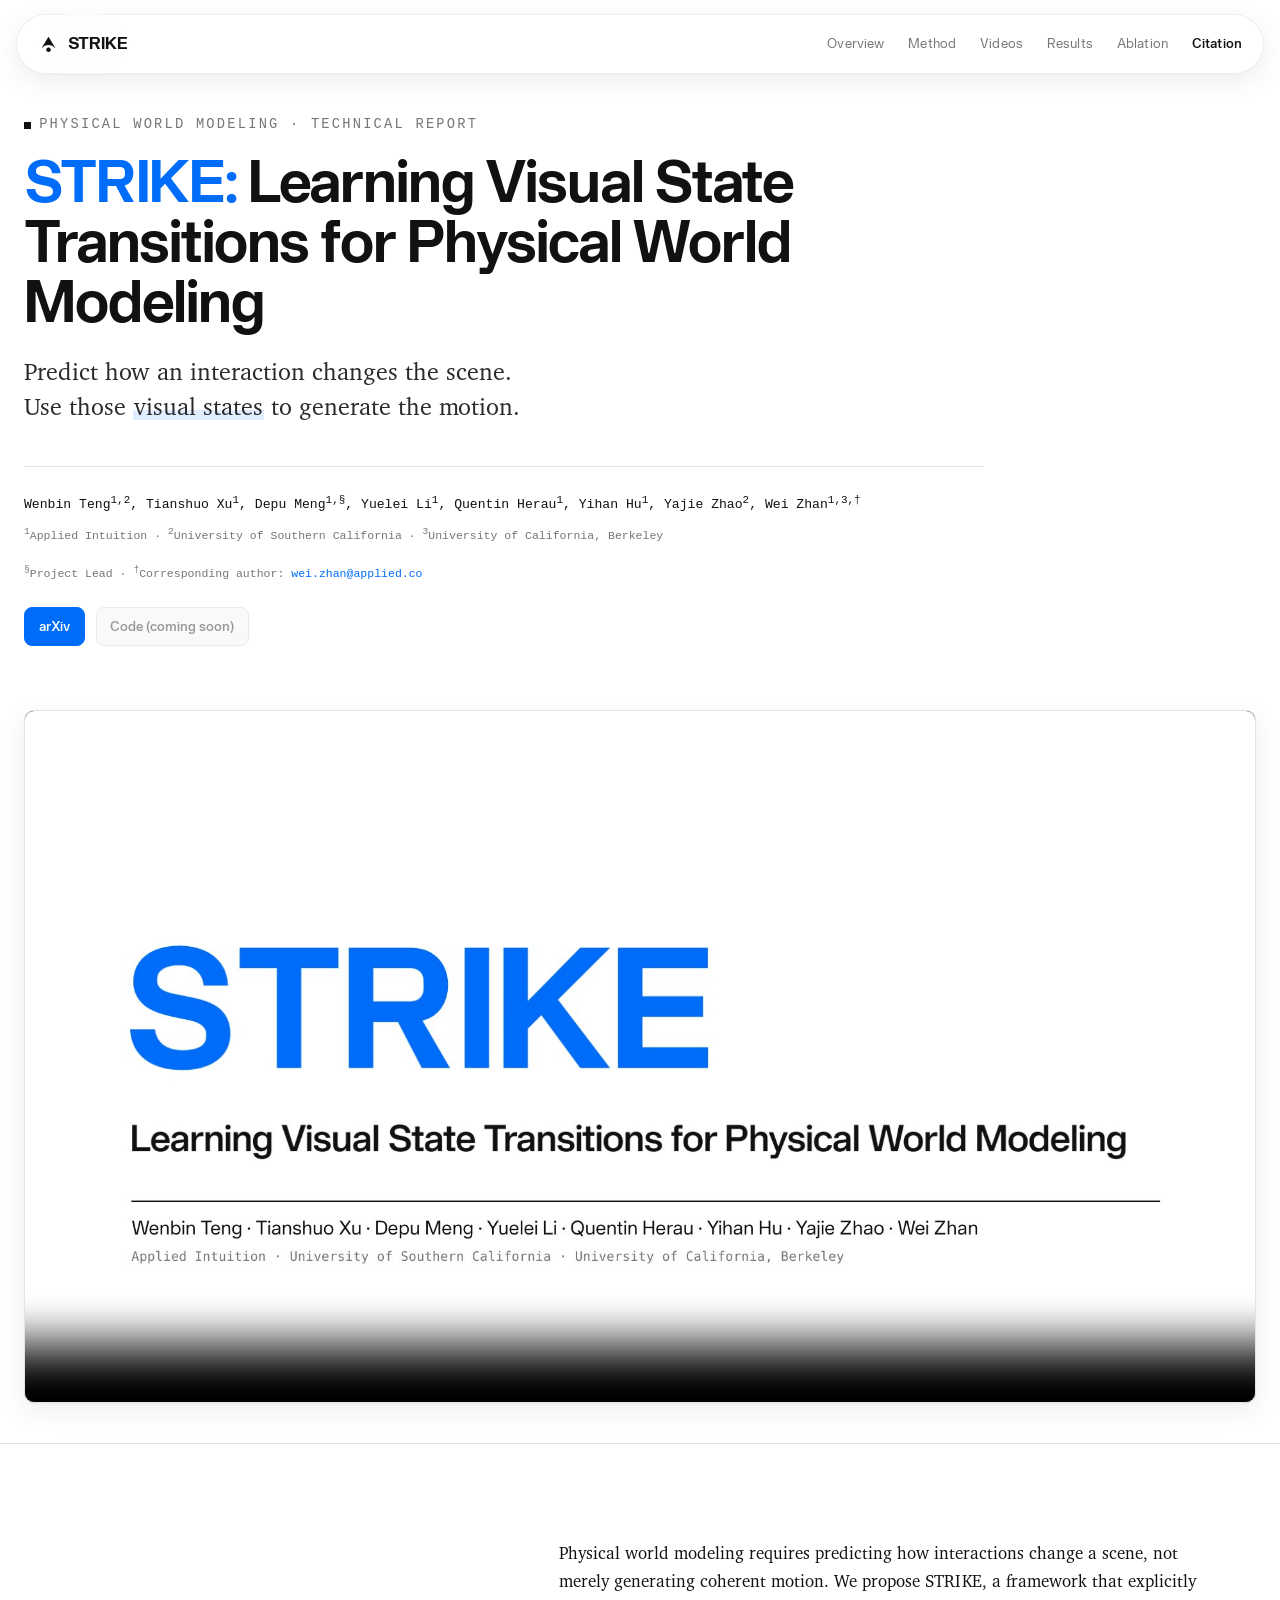
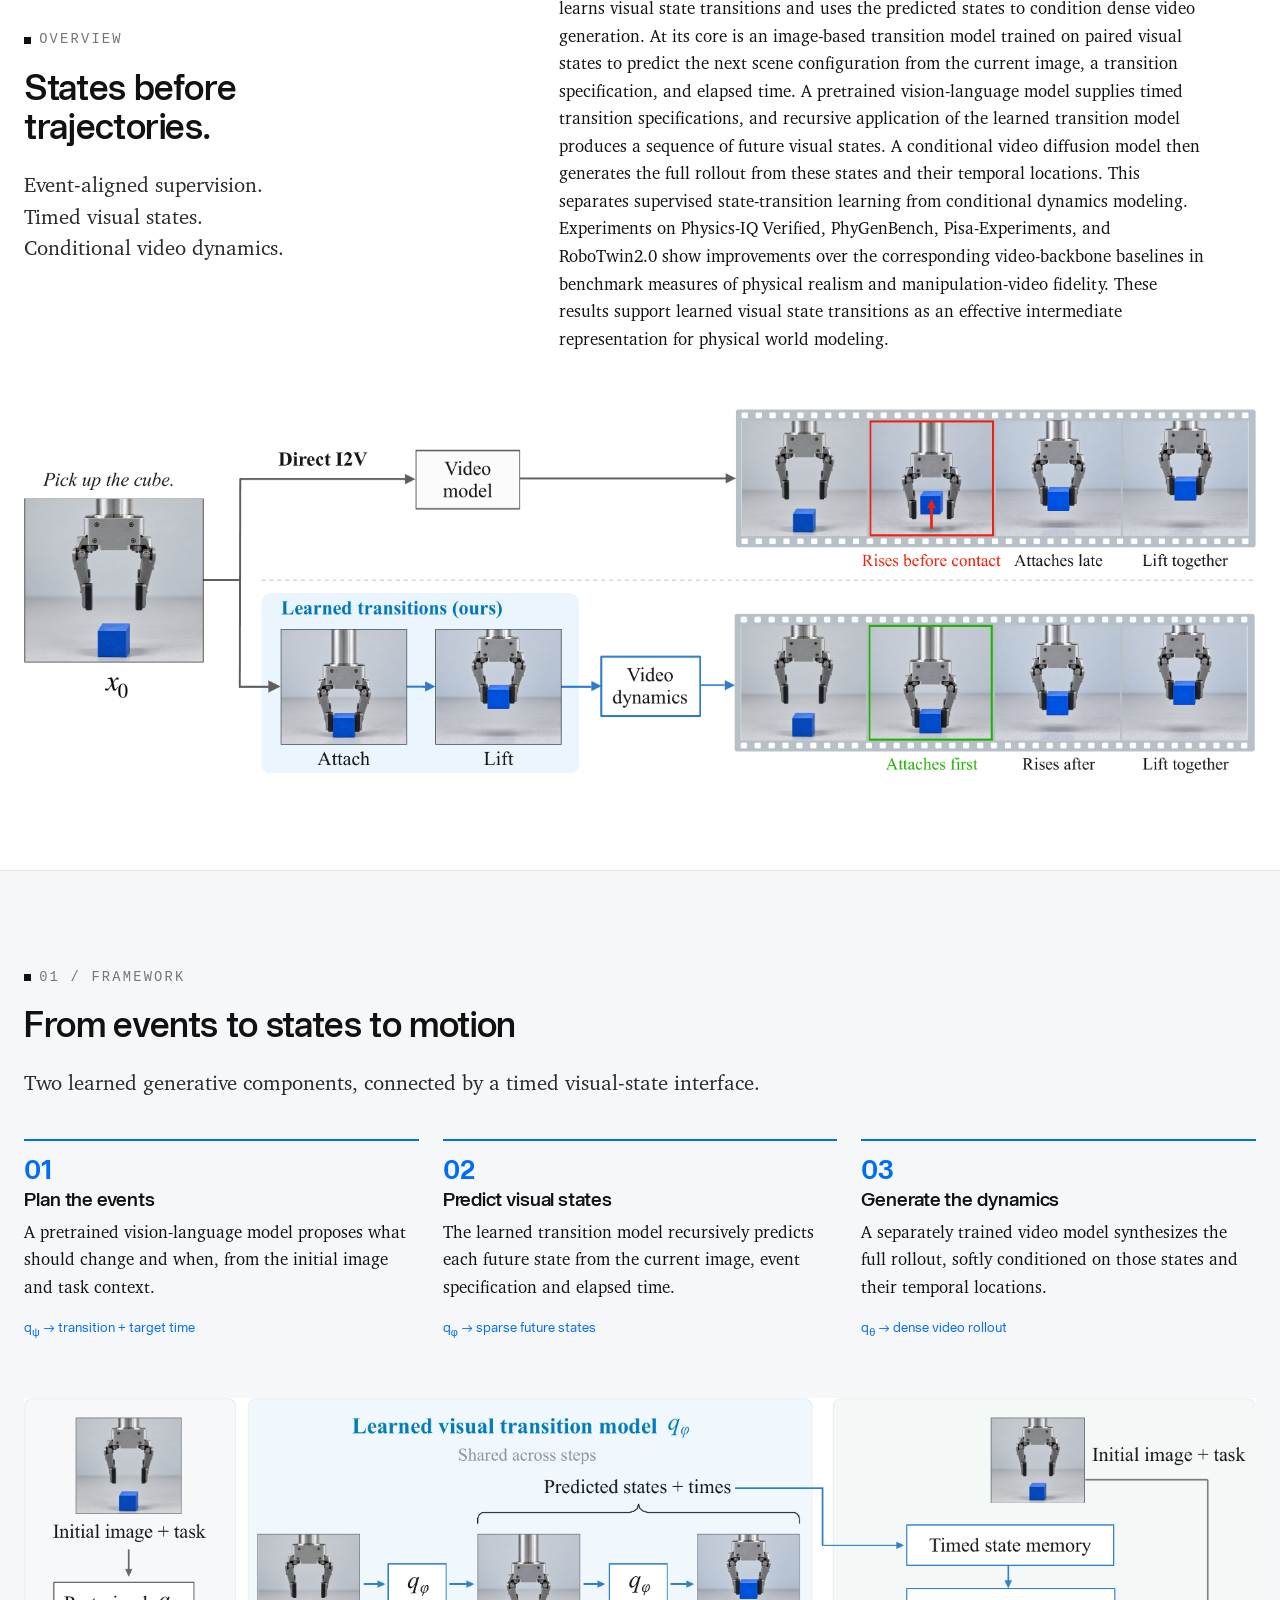
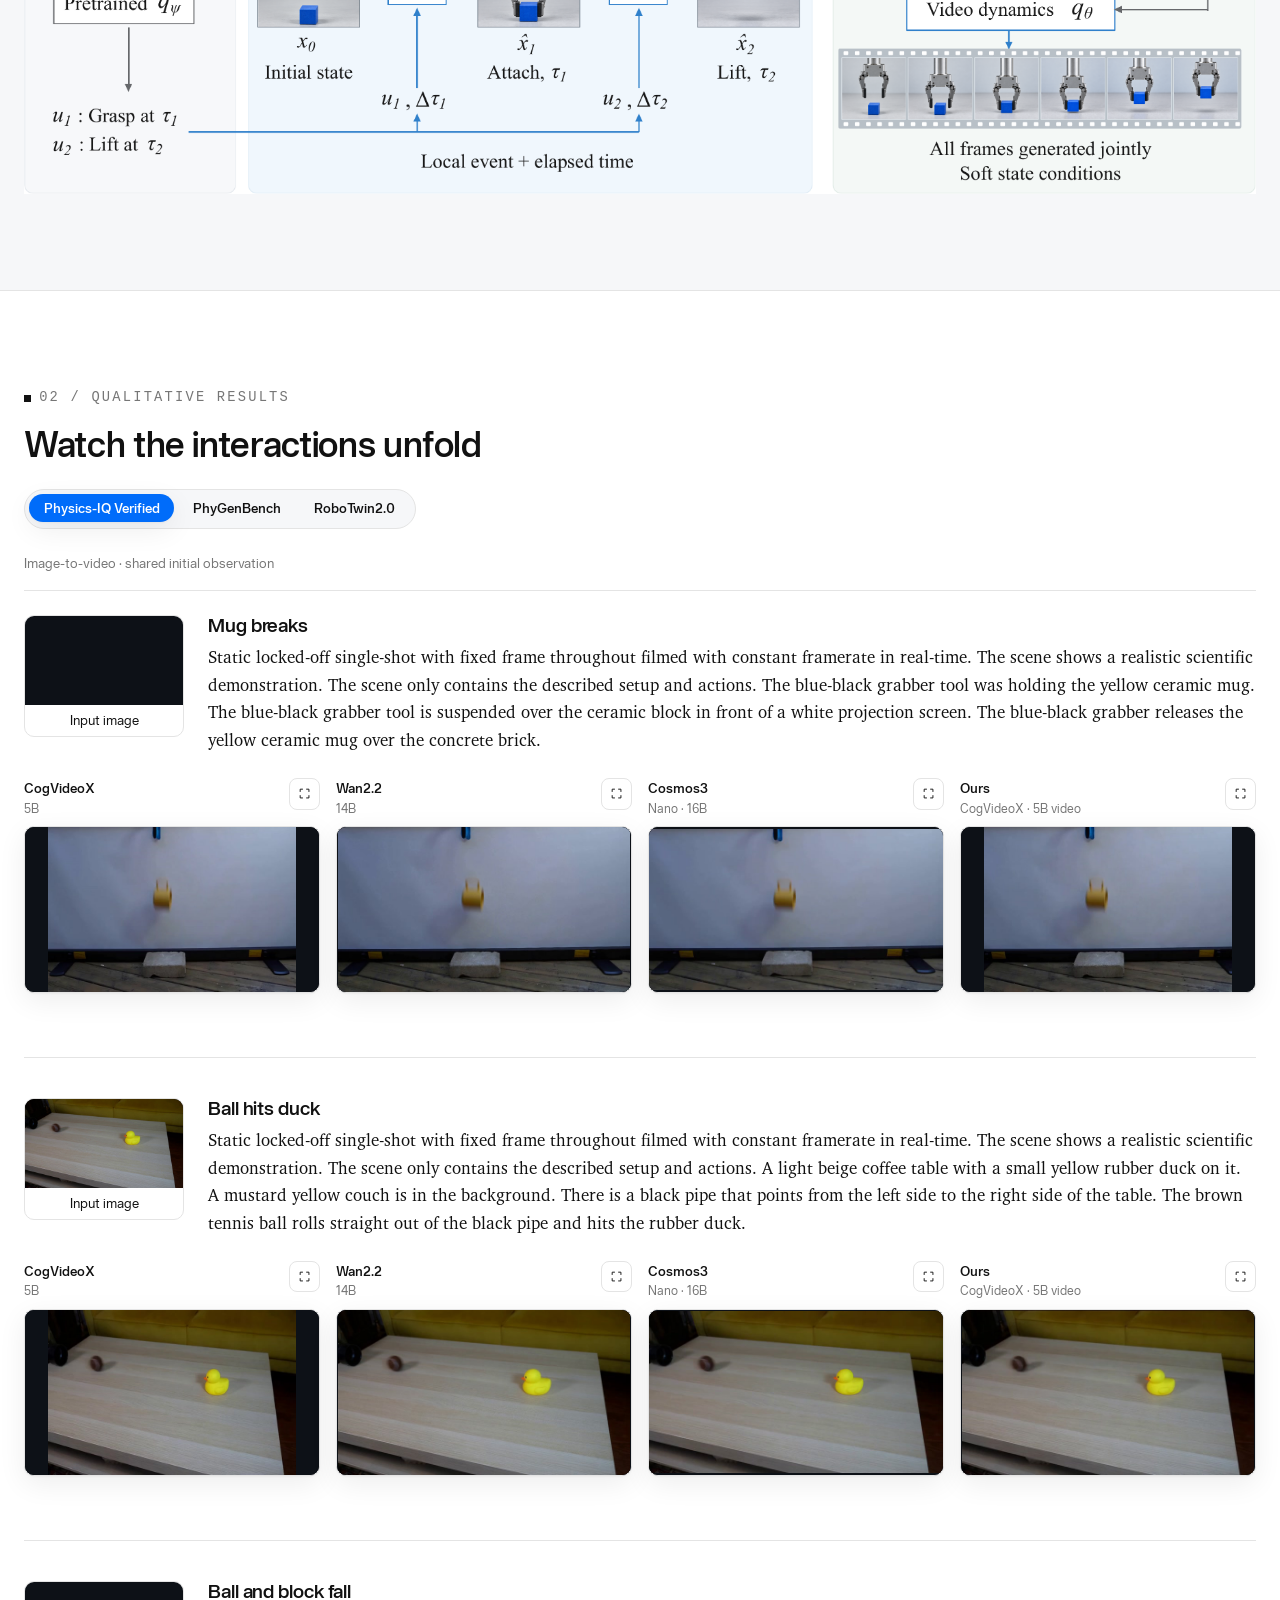
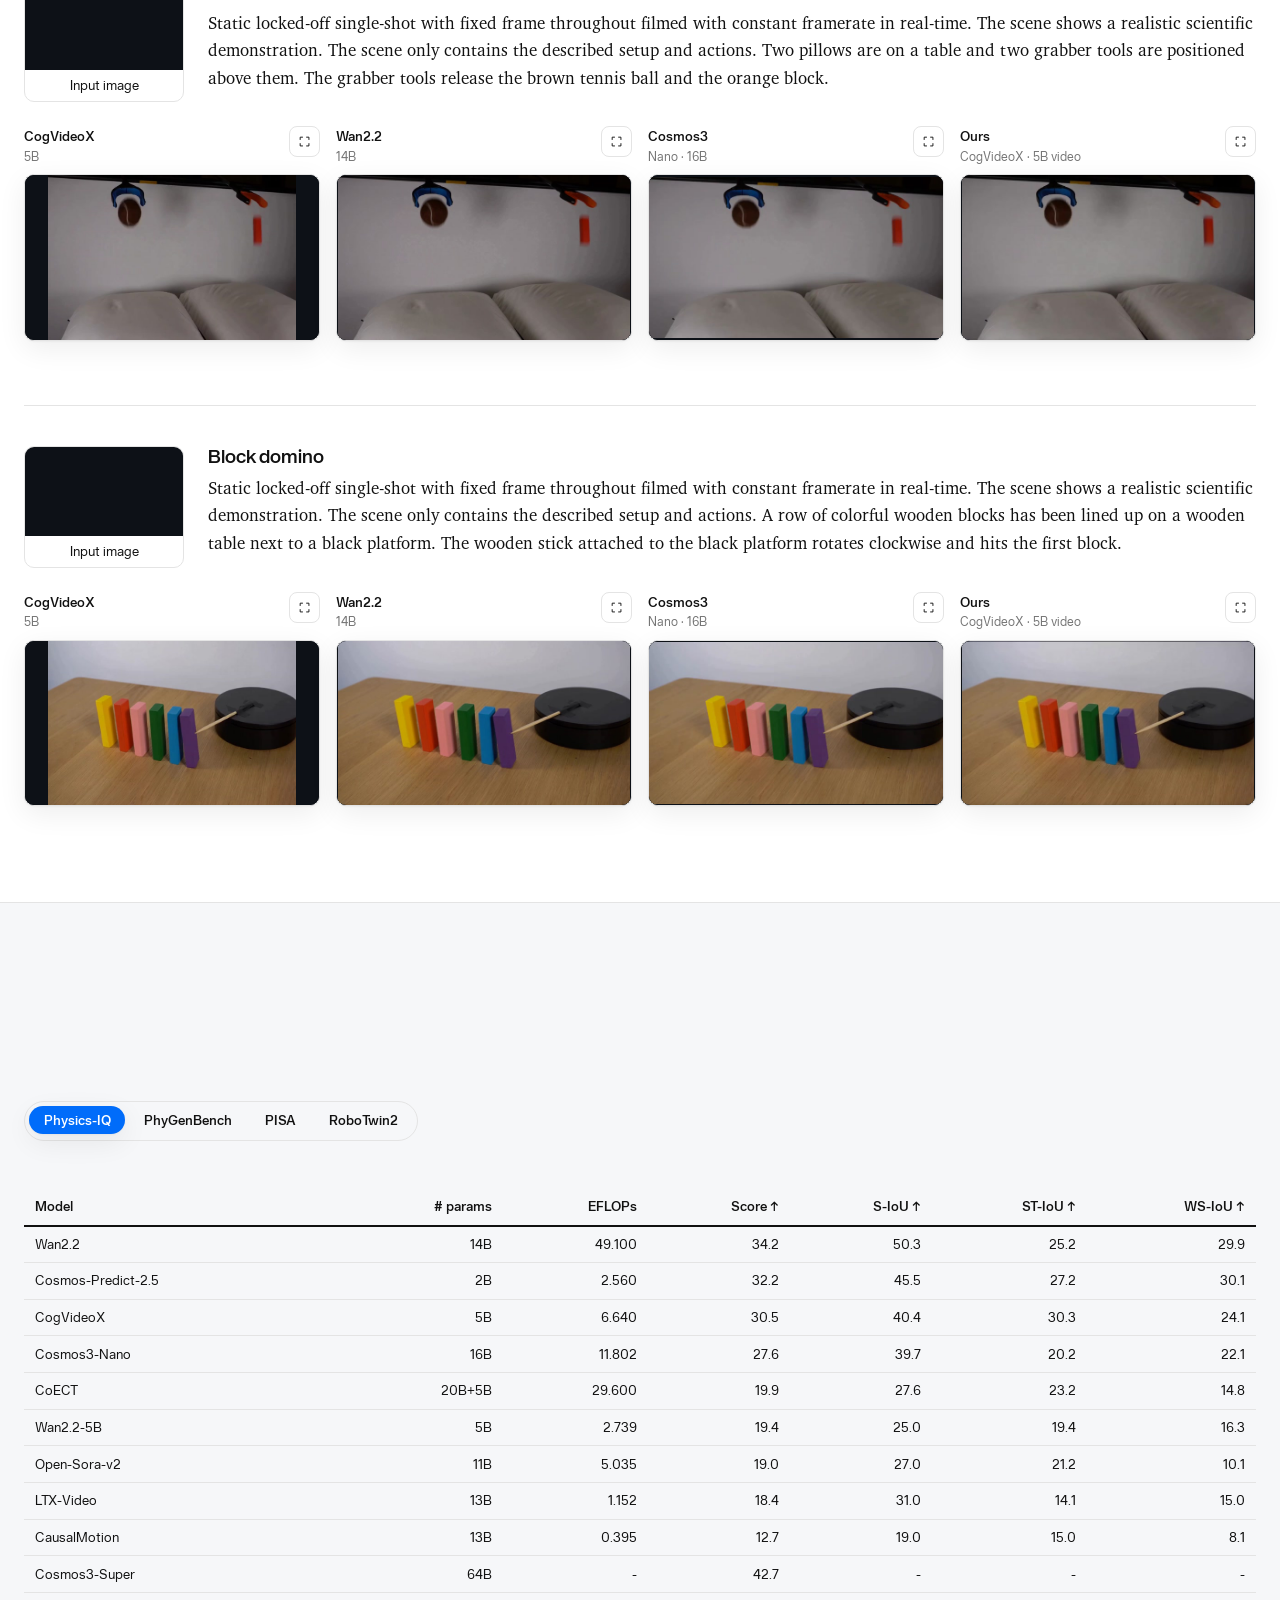
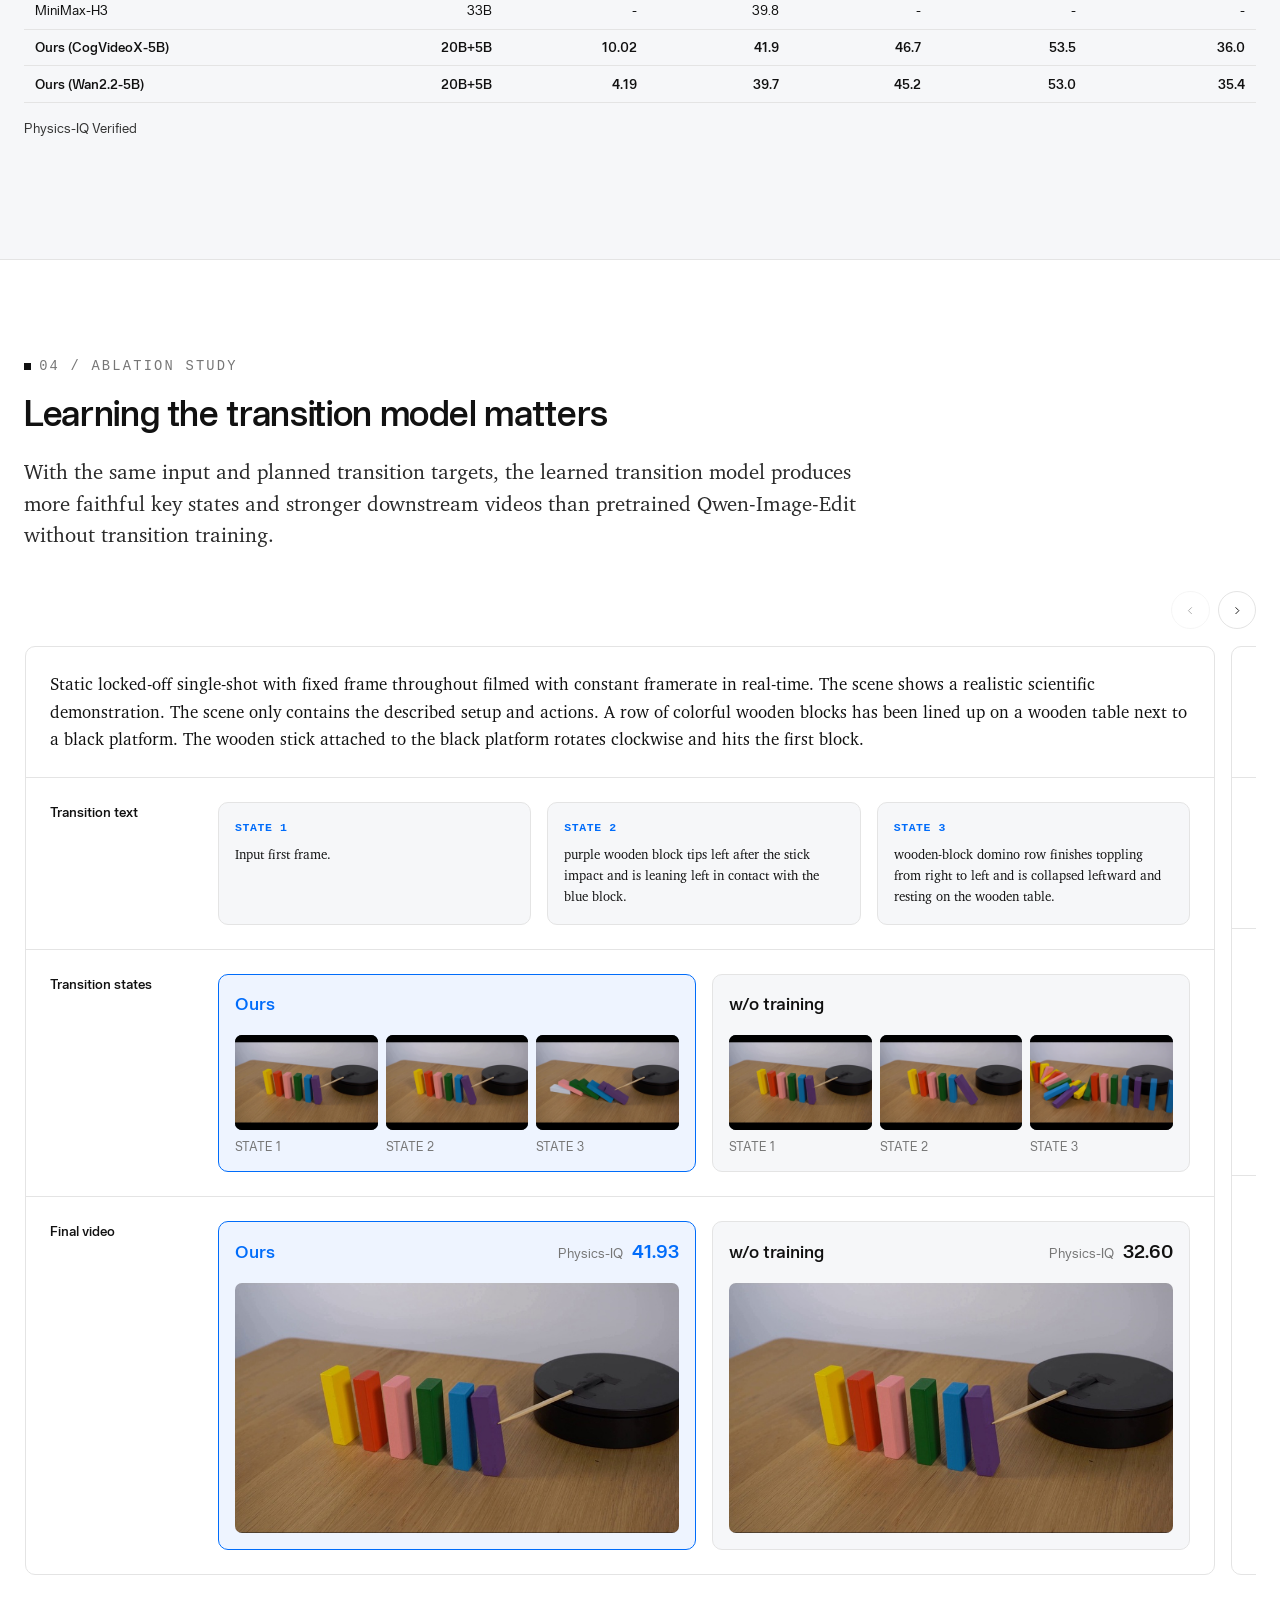
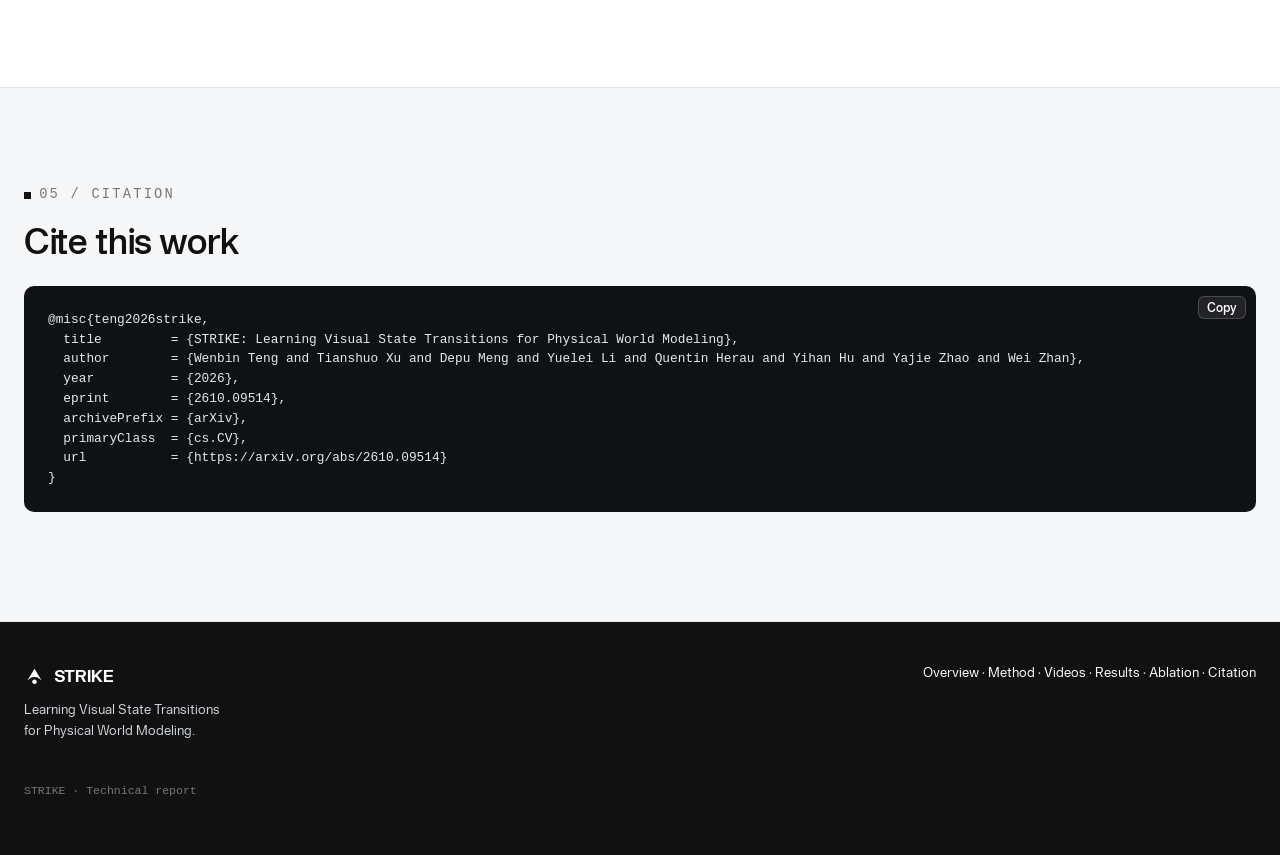
<file: index.html>
<!DOCTYPE html>
<html lang="en">
<head>
<meta charset="utf-8">
<meta name="viewport" content="width=device-width, initial-scale=1">
<meta name="referrer" content="no-referrer">
<title>STRIKE — Learning Visual State Transitions for Physical World Modeling</title>
<meta name="description" content="Technical report for STRIKE: Learning Visual State Transitions for Physical World Modeling. Explore the framework, complete video comparisons and benchmark results.">
<meta name="theme-color" content="#006CFA">
<meta property="og:type" content="website">
<meta property="og:url" content="https://strike-applied.github.io/">
<meta property="og:image" content="https://strike-applied.github.io/assets/posters/strike-teaser.jpg">
<meta name="twitter:card" content="summary_large_image">
<meta property="og:title" content="STRIKE: Learning Visual State Transitions for Physical World Modeling">
<meta property="og:description" content="Predict how an interaction changes the scene. Use those visual states to generate the motion.">
<link rel="canonical" href="https://strike-applied.github.io/">
<link rel="icon" href="assets/brand/favicon.ico" sizes="32x32">
<link rel="icon" href="assets/brand/icon.svg" type="image/svg+xml">
<link rel="apple-touch-icon" href="assets/brand/apple-touch-icon.png">
<script>document.documentElement.classList.add('js');</script>
<link rel="stylesheet" href="assets/css/styles.css">
<link rel="stylesheet" href="assets/css/site.css?v=2026-10-07-1">
</head>
<body>
<svg class="svg-library" aria-hidden="true" xmlns="http://www.w3.org/2000/svg">
  <symbol id="i-play" viewBox="0 0 24 24"><path d="m9 5 11 7-11 7Z" fill="currentColor" stroke="none"/></symbol>
  <symbol id="i-pause" viewBox="0 0 24 24"><path d="M8 5v14M16 5v14" stroke-width="3.5"/></symbol>
  <symbol id="i-arrow" viewBox="0 0 24 24"><path d="M5 12h14M13 6l6 6-6 6"/></symbol>
  <symbol id="i-left" viewBox="0 0 24 24"><path d="m14 6-6 6 6 6"/></symbol>
  <symbol id="i-right" viewBox="0 0 24 24"><path d="m10 6 6 6-6 6"/></symbol>
  <symbol id="i-download" viewBox="0 0 24 24"><path d="M12 3v12m-5-5 5 5 5-5M5 17v4h14v-4"/></symbol>
  <symbol id="i-expand" viewBox="0 0 24 24"><path d="M9 4H4v5m11-5h5v5M4 15v5h5m11-5v5h-5"/></symbol>
  <symbol id="i-reset" viewBox="0 0 24 24"><path d="M4 4v6h6M4.6 9a8 8 0 1 1-.1 6"/></symbol>
  <symbol id="i-close" viewBox="0 0 24 24"><path d="m6 6 12 12M18 6 6 18"/></symbol>
  <symbol id="i-grid" viewBox="0 0 24 24"><rect x="3" y="3" width="7" height="7" rx="1"/><rect x="14" y="3" width="7" height="7" rx="1"/><rect x="3" y="14" width="7" height="7" rx="1"/><rect x="14" y="14" width="7" height="7" rx="1"/></symbol>
</svg>
<a class="skip-link" href="#top">Skip to content</a>
<header class="site-header">
  <div class="header-pill">
    <a class="brand-mark" href="#top" aria-label="STRIKE, back to top"><span class="brand-word">STRIKE</span></a>
    <button class="nav-toggle" aria-label="Toggle navigation" aria-expanded="false" aria-controls="nav"><span></span><span></span><span></span></button>
    <nav class="nav" id="nav" aria-label="Main navigation">
      <a href="#overview">Overview</a><a href="#method">Method</a><a href="#comparisons">Videos</a><a href="#results">Results</a><a href="#ablation">Ablation</a><a href="#citation">Citation</a>
    </nav>
  </div>
</header>
<main id="top">
  <section class="hero" aria-labelledby="paper-title">
    <div class="wide">
      <div class="hero-intro reveal">
        <p class="eyebrow">Physical world modeling · Technical report</p>
        <h1 id="paper-title"><span class="accent">STRIKE:</span> Learning Visual State Transitions for Physical World Modeling</h1>
        <p class="lead">Predict how an interaction changes the scene.<br>Use those <mark class="hl">visual states</mark> to generate the motion.</p>
        <div class="hero-meta">
          <p class="byline"><span class="names"><a href="https://wbteng9526.github.io/" target="_blank" rel="noopener noreferrer">Wenbin Teng</a><sup>1,2</sup>, <a href="https://tianshuo-xu.github.io/" target="_blank" rel="noopener noreferrer">Tianshuo Xu</a><sup>1</sup>, <a href="https://deppmeng.github.io/" target="_blank" rel="noopener noreferrer">Depu Meng</a><sup>1,§</sup>, <a href="https://yuelei0428.github.io/" target="_blank" rel="noopener noreferrer">Yuelei Li</a><sup>1</sup>, <a href="https://www.linkedin.com/in/quentin-herau-phd-38378b140/" target="_blank" rel="noopener noreferrer">Quentin Herau</a><sup>1</sup>, <a href="https://www.linkedin.com/in/yihan-hu96/" target="_blank" rel="noopener noreferrer">Yihan Hu</a><sup>1</sup>, <a href="https://www.yajie-zhao.com/" target="_blank" rel="noopener noreferrer">Yajie Zhao</a><sup>2</sup>, <a href="https://zhanwei.site/" target="_blank" rel="noopener noreferrer">Wei Zhan</a><sup>1,3,†</sup></span></p>
          <p class="affil"><sup>1</sup>Applied Intuition · <sup>2</sup>University of Southern California · <sup>3</sup>University of California, Berkeley</p>
          <p class="affil"><sup>§</sup>Project Lead · <sup>†</sup>Corresponding author: <a href="mailto:wei.zhan@applied.co">wei.zhan@applied.co</a></p>
          <div class="actions">
            <a class="btn btn-primary" href="https://arxiv.org/abs/2610.09514" target="_blank" rel="noopener noreferrer">arXiv</a>
            <span class="btn btn-disabled" aria-disabled="true">Code (coming soon)</span>
          </div>
        </div>
      </div>
      <div class="teaser-video reveal">
        <div class="media-frame"><video autoplay data-autoplay muted loop playsinline controls preload="auto" poster="assets/posters/strike-teaser.jpg" src="assets/videos/teaser/strike-teaser.mp4" aria-label="STRIKE teaser: a Physics-IQ comparison, the state-transition idea, the three-stage pipeline on a RoboTwin2.0 episode, results on Physics-IQ Verified, PhyGenBench and RoboTwin2.0, and a wall of more STRIKE clips"></video></div>
      </div>
    </div>
  </section>

  <section id="overview" aria-labelledby="overview-title">
    <div class="wide">
      <div class="split reveal">
        <div class="split-text"><p class="eyebrow">Overview</p><h2 id="overview-title">States before<br>trajectories.</h2><p class="lead">Event-aligned supervision.<br>Timed visual states.<br>Conditional video dynamics.</p></div>
        <div class="prose"><p id="paper-abstract">Physical world modeling requires predicting how interactions change a scene, not merely generating coherent motion. We propose STRIKE, a framework that explicitly learns visual state transitions and uses the predicted states to condition dense video generation. At its core is an image-based transition model trained on paired visual states to predict the next scene configuration from the current image, a transition specification, and elapsed time. A pretrained vision-language model supplies timed transition specifications, and recursive application of the learned transition model produces a sequence of future visual states. A conditional video diffusion model then generates the full rollout from these states and their temporal locations. This separates supervised state-transition learning from conditional dynamics modeling. Experiments on Physics-IQ Verified, PhyGenBench, Pisa-Experiments, and RoboTwin2.0 show improvements over the corresponding video-backbone baselines in benchmark measures of physical realism and manipulation-video fidelity. These results support learned visual state transitions as an effective intermediate representation for physical world modeling.</p></div>
      </div>
      <img class="diagram reveal" src="assets/figures/teaser.webp" alt="Predict the state change, then the motion" width="3600" height="1065" loading="lazy" decoding="async">
    </div>
  </section>

  <section id="method" aria-labelledby="method-title">
    <div class="wide">
      <div class="reveal"><p class="eyebrow">01 / Framework</p><h2 id="method-title">From events to states to motion</h2><p class="lead prose">Two learned generative components, connected by a timed visual-state interface.</p>
        <div class="contribs">
          <article class="contrib"><div class="num">01</div><h3>Plan the events</h3><p>A pretrained vision-language model proposes what should change and when, from the initial image and task context.</p><p class="contrib-outcome">q<sub>ψ</sub> → transition + target time</p></article>
          <article class="contrib"><div class="num">02</div><h3>Predict visual states</h3><p>The learned transition model recursively predicts each future state from the current image, event specification and elapsed time.</p><p class="contrib-outcome">q<sub>φ</sub> → sparse future states</p></article>
          <article class="contrib"><div class="num">03</div><h3>Generate the dynamics</h3><p>A separately trained video model synthesizes the full rollout, softly conditioned on those states and their temporal locations.</p><p class="contrib-outcome">q<sub>θ</sub> → dense video rollout</p></article>
        </div>
      </div>
      <img class="diagram reveal" src="assets/figures/architecture.webp" alt="Framework overview" width="3600" height="1159" loading="lazy" decoding="async">
    </div>
  </section>

  <section id="comparisons" aria-labelledby="comparison-title">
    <div class="wide">
      <div class="reveal"><p class="eyebrow">02 / Qualitative results</p><h2 id="comparison-title">Watch the interactions unfold</h2></div>
      <div id="interactive-gallery" class="tabs" hidden>
        <div class="tabs-nav" role="tablist" aria-label="Video benchmark">
          <span class="tabs-slider" aria-hidden="true"></span>
          <button class="tab-btn is-active" role="tab" id="tab-physicsiq" aria-controls="gallery-panel" aria-selected="true" data-benchmark="physicsiq">Physics-IQ Verified</button>
          <button class="tab-btn" role="tab" id="tab-phygenbench" aria-controls="gallery-panel" aria-selected="false" tabindex="-1" data-benchmark="phygenbench">PhyGenBench</button>
          <button class="tab-btn" role="tab" id="tab-robotwin" aria-controls="gallery-panel" aria-selected="false" tabindex="-1" data-benchmark="robotwin">RoboTwin2.0</button>
        </div>
        <div id="gallery-panel" role="tabpanel" aria-labelledby="tab-physicsiq" tabindex="0">
          <div class="gallery-topline"><span id="benchmark-setting"></span></div>
          <div id="comparison-examples"></div>
        </div>
      </div>
      <noscript><p class="table-lead">Open the benchmarks below to access all 52 complete clips. Enable JavaScript for the inline video gallery.</p>
      <details class="content-details" id="video-library"><summary>All 12 examples · Direct video files</summary><details class="content-details"><summary>Physics-IQ Verified · 4 examples</summary><article class="library-case" id="clip-physicsiq-125"><h3>Mug breaks</h3><p class="prose">Static locked-off single-shot with fixed frame throughout filmed with constant framerate in real-time. The scene shows a realistic scientific demonstration. The scene only contains the described setup and actions. The blue-black grabber tool was holding the yellow ceramic mug. The blue-black grabber tool is suspended over the ceramic block in front of a white projection screen. The blue-black grabber releases the yellow ceramic mug over the concrete brick.</p><div class="actions"><a class="btn" href="assets/videos/physicsiq/125-cogvideox.mp4" target="_blank" rel="noopener">CogVideoX · 5B ↗</a><a class="btn" href="assets/videos/physicsiq/125-wan22.mp4" target="_blank" rel="noopener">Wan2.2 · 14B ↗</a><a class="btn" href="assets/videos/physicsiq/125-cosmos3.mp4" target="_blank" rel="noopener">Cosmos3 · Nano · 16B ↗</a><a class="btn" href="assets/videos/physicsiq/125-ours.mp4" target="_blank" rel="noopener">Ours · CogVideoX · 5B video ↗</a></div></article><article class="library-case" id="clip-physicsiq-9"><h3>Ball hits duck</h3><p class="prose">Static locked-off single-shot with fixed frame throughout filmed with constant framerate in real-time. The scene shows a realistic scientific demonstration. The scene only contains the described setup and actions. A light beige coffee table with a small yellow rubber duck on it. A mustard yellow couch is in the background. There is a black pipe that points from the left side to the right side of the table. The brown tennis ball rolls straight out of the black pipe and hits the rubber duck.</p><div class="actions"><a class="btn" href="assets/videos/physicsiq/009-cogvideox.mp4" target="_blank" rel="noopener">CogVideoX · 5B ↗</a><a class="btn" href="assets/videos/physicsiq/009-wan22.mp4" target="_blank" rel="noopener">Wan2.2 · 14B ↗</a><a class="btn" href="assets/videos/physicsiq/009-cosmos3.mp4" target="_blank" rel="noopener">Cosmos3 · Nano · 16B ↗</a><a class="btn" href="assets/videos/physicsiq/009-ours.mp4" target="_blank" rel="noopener">Ours · CogVideoX · 5B video ↗</a></div></article><article class="library-case" id="clip-physicsiq-1"><h3>Ball and block fall</h3><p class="prose">Static locked-off single-shot with fixed frame throughout filmed with constant framerate in real-time. The scene shows a realistic scientific demonstration. The scene only contains the described setup and actions. Two pillows are on a table and two grabber tools are positioned above them. The grabber tools release the brown tennis ball and the orange block.</p><div class="actions"><a class="btn" href="assets/videos/physicsiq/001-cogvideox.mp4" target="_blank" rel="noopener">CogVideoX · 5B ↗</a><a class="btn" href="assets/videos/physicsiq/001-wan22.mp4" target="_blank" rel="noopener">Wan2.2 · 14B ↗</a><a class="btn" href="assets/videos/physicsiq/001-cosmos3.mp4" target="_blank" rel="noopener">Cosmos3 · Nano · 16B ↗</a><a class="btn" href="assets/videos/physicsiq/001-ours.mp4" target="_blank" rel="noopener">Ours · CogVideoX · 5B video ↗</a></div></article><article class="library-case" id="clip-physicsiq-36"><h3>Block domino</h3><p class="prose">Static locked-off single-shot with fixed frame throughout filmed with constant framerate in real-time. The scene shows a realistic scientific demonstration. The scene only contains the described setup and actions. A row of colorful wooden blocks has been lined up on a wooden table next to a black platform. The wooden stick attached to the black platform rotates clockwise and hits the first block.</p><div class="actions"><a class="btn" href="assets/videos/physicsiq/036-cogvideox.mp4" target="_blank" rel="noopener">CogVideoX · 5B ↗</a><a class="btn" href="assets/videos/physicsiq/036-wan22.mp4" target="_blank" rel="noopener">Wan2.2 · 14B ↗</a><a class="btn" href="assets/videos/physicsiq/036-cosmos3.mp4" target="_blank" rel="noopener">Cosmos3 · Nano · 16B ↗</a><a class="btn" href="assets/videos/physicsiq/036-ours.mp4" target="_blank" rel="noopener">Ours · CogVideoX · 5B video ↗</a></div></article></details>
<details class="content-details"><summary>PhyGenBench · 6 examples</summary><article class="library-case" id="clip-phygenbench-11"><h3>Stress</h3><p class="prose">A timelapse of a water-filled sponge being forcefully squeezed by hand, with the pressure intensifying rapidly over time.</p><div class="actions"><a class="btn" href="assets/videos/phygenbench/011-cogvideox.mp4" target="_blank" rel="noopener">CogVideoX · 5B ↗</a><a class="btn" href="assets/videos/phygenbench/011-opensora.mp4" target="_blank" rel="noopener">Open-Sora · v2 · 11B ↗</a><a class="btn" href="assets/videos/phygenbench/011-causalmotion.mp4" target="_blank" rel="noopener">CausalMotion · 13B ↗</a><a class="btn" href="assets/videos/phygenbench/011-cosmos3.mp4" target="_blank" rel="noopener">Cosmos3 · Nano · 16B ↗</a><a class="btn" href="assets/videos/phygenbench/011-ours.mp4" target="_blank" rel="noopener">Ours · CogVideoX · 5B video ↗</a></div></article><article class="library-case" id="clip-phygenbench-26"><h3>Elasticity</h3><p class="prose">A vibrant, elastic rubber ball is thrown forcefully towards the ground, capturing its dynamic interaction with the surface upon impact.</p><div class="actions"><a class="btn" href="assets/videos/phygenbench/026-cogvideox.mp4" target="_blank" rel="noopener">CogVideoX · 5B ↗</a><a class="btn" href="assets/videos/phygenbench/026-opensora.mp4" target="_blank" rel="noopener">Open-Sora · v2 · 11B ↗</a><a class="btn" href="assets/videos/phygenbench/026-causalmotion.mp4" target="_blank" rel="noopener">CausalMotion · 13B ↗</a><a class="btn" href="assets/videos/phygenbench/026-cosmos3.mp4" target="_blank" rel="noopener">Cosmos3 · Nano · 16B ↗</a><a class="btn" href="assets/videos/phygenbench/026-ours.mp4" target="_blank" rel="noopener">Ours · CogVideoX · 5B video ↗</a></div></article><article class="library-case" id="clip-phygenbench-92"><h3>Solidification</h3><p class="prose">A timelapse captures the transformation of a glass of juice as the temperature significantly drops to very low levels.</p><div class="actions"><a class="btn" href="assets/videos/phygenbench/092-cogvideox.mp4" target="_blank" rel="noopener">CogVideoX · 5B ↗</a><a class="btn" href="assets/videos/phygenbench/092-opensora.mp4" target="_blank" rel="noopener">Open-Sora · v2 · 11B ↗</a><a class="btn" href="assets/videos/phygenbench/092-causalmotion.mp4" target="_blank" rel="noopener">CausalMotion · 13B ↗</a><a class="btn" href="assets/videos/phygenbench/092-cosmos3.mp4" target="_blank" rel="noopener">Cosmos3 · Nano · 16B ↗</a><a class="btn" href="assets/videos/phygenbench/092-ours.mp4" target="_blank" rel="noopener">Ours · CogVideoX · 5B video ↗</a></div></article><article class="library-case" id="clip-phygenbench-99"><h3>Melting</h3><p class="prose">A timelapse captures the gradual transformation of ice cream as the temperature rises significantly.</p><div class="actions"><a class="btn" href="assets/videos/phygenbench/099-cogvideox.mp4" target="_blank" rel="noopener">CogVideoX · 5B ↗</a><a class="btn" href="assets/videos/phygenbench/099-opensora.mp4" target="_blank" rel="noopener">Open-Sora · v2 · 11B ↗</a><a class="btn" href="assets/videos/phygenbench/099-causalmotion.mp4" target="_blank" rel="noopener">CausalMotion · 13B ↗</a><a class="btn" href="assets/videos/phygenbench/099-cosmos3.mp4" target="_blank" rel="noopener">Cosmos3 · Nano · 16B ↗</a><a class="btn" href="assets/videos/phygenbench/099-ours.mp4" target="_blank" rel="noopener">Ours · CogVideoX · 5B video ↗</a></div></article><article class="library-case" id="clip-phygenbench-102"><h3>Liquefaction</h3><p class="prose">A timelapse captures the transformation as fog in a cold environment comes into contact with a warm car window.</p><div class="actions"><a class="btn" href="assets/videos/phygenbench/102-cogvideox.mp4" target="_blank" rel="noopener">CogVideoX · 5B ↗</a><a class="btn" href="assets/videos/phygenbench/102-opensora.mp4" target="_blank" rel="noopener">Open-Sora · v2 · 11B ↗</a><a class="btn" href="assets/videos/phygenbench/102-causalmotion.mp4" target="_blank" rel="noopener">CausalMotion · 13B ↗</a><a class="btn" href="assets/videos/phygenbench/102-cosmos3.mp4" target="_blank" rel="noopener">Cosmos3 · Nano · 16B ↗</a><a class="btn" href="assets/videos/phygenbench/102-ours.mp4" target="_blank" rel="noopener">Ours · CogVideoX · 5B video ↗</a></div></article><article class="library-case" id="clip-phygenbench-156"><h3>Redox property</h3><p class="prose">A timelapse captures the transformation of a clean and smooth piece of iron in a humid environment over decades.</p><div class="actions"><a class="btn" href="assets/videos/phygenbench/156-cogvideox.mp4" target="_blank" rel="noopener">CogVideoX · 5B ↗</a><a class="btn" href="assets/videos/phygenbench/156-opensora.mp4" target="_blank" rel="noopener">Open-Sora · v2 · 11B ↗</a><a class="btn" href="assets/videos/phygenbench/156-causalmotion.mp4" target="_blank" rel="noopener">CausalMotion · 13B ↗</a><a class="btn" href="assets/videos/phygenbench/156-cosmos3.mp4" target="_blank" rel="noopener">Cosmos3 · Nano · 16B ↗</a><a class="btn" href="assets/videos/phygenbench/156-ours.mp4" target="_blank" rel="noopener">Ours · CogVideoX · 5B video ↗</a></div></article></details>
<details class="content-details"><summary>RoboTwin2.0 · 2 examples</summary><article class="library-case" id="clip-robotwin-151"><h3>Blocks ranking rgb</h3><p class="prose">Position red block, green block, and blue block on a surface from left to right in the order red, green, blue.</p><div class="actions"><a class="btn" href="assets/videos/robotwin/151-wan22.mp4" target="_blank" rel="noopener">Wan2.2 · 5B ↗</a><a class="btn" href="assets/videos/robotwin/151-ours.mp4" target="_blank" rel="noopener">Ours · Wan2.2 · 5B video ↗</a><a class="btn" href="assets/videos/robotwin/151-reference.mp4" target="_blank" rel="noopener">Ground truth · Upscaled reference ↗</a></div></article><article class="library-case" id="clip-robotwin-15"><h3>Place a2b right</h3><p class="prose">Place the plastic blue stapler with metal parts directly on the small rectangular tea box&#x27;s right.</p><div class="actions"><a class="btn" href="assets/videos/robotwin/015-wan22.mp4" target="_blank" rel="noopener">Wan2.2 · 5B ↗</a><a class="btn" href="assets/videos/robotwin/015-ours.mp4" target="_blank" rel="noopener">Ours · Wan2.2 · 5B video ↗</a><a class="btn" href="assets/videos/robotwin/015-reference.mp4" target="_blank" rel="noopener">Ground truth · Upscaled reference ↗</a></div></article></details></details>
      </noscript>
    </div>
  </section>

  <section id="results" aria-labelledby="results-title">
    <div class="wide">
      <div class="reveal"><p class="eyebrow">03 / Quantitative results</p><h2 id="results-title">Benchmark evaluation</h2></div>
      <div class="tabs">
        <div class="tabs-nav" id="results-nav" role="tablist" aria-label="Quantitative benchmark" hidden>
          <span class="tabs-slider" aria-hidden="true"></span>
          <button class="tab-btn is-active" role="tab" id="results-tab-physicsiq" aria-controls="results-physicsiq" aria-selected="true" data-results="physicsiq">Physics-IQ</button>
          <button class="tab-btn" role="tab" id="results-tab-phygenbench" aria-controls="results-phygenbench" aria-selected="false" tabindex="-1" data-results="phygenbench">PhyGenBench</button>
          <button class="tab-btn" role="tab" id="results-tab-pisa" aria-controls="results-pisa" aria-selected="false" tabindex="-1" data-results="pisa">PISA</button>
          <button class="tab-btn" role="tab" id="results-tab-robotwin" aria-controls="results-robotwin" aria-selected="false" tabindex="-1" data-results="robotwin">RoboTwin2</button>
        </div>
        <div id="results-physicsiq" class="results-panel" role="tabpanel" aria-labelledby="results-tab-physicsiq" tabindex="0">
      <div class="table-wrap" tabindex="0" role="region" aria-label="Physics-IQ Verified results, scroll horizontally">
        <table class="data"><caption>Physics-IQ Verified</caption><thead><tr><th scope="col">Model</th><th scope="col"># params</th><th scope="col">EFLOPs</th><th scope="col">Score ↑</th><th scope="col">S-IoU ↑</th><th scope="col">ST-IoU ↑</th><th scope="col">WS-IoU ↑</th></tr></thead><tbody><tr><th scope="row">Wan2.2</th><td>14B</td><td>49.100</td><td>34.2</td><td>50.3</td><td>25.2</td><td>29.9</td></tr><tr><th scope="row">Cosmos-Predict-2.5</th><td>2B</td><td>2.560</td><td>32.2</td><td>45.5</td><td>27.2</td><td>30.1</td></tr><tr><th scope="row">CogVideoX</th><td>5B</td><td>6.640</td><td>30.5</td><td>40.4</td><td>30.3</td><td>24.1</td></tr><tr><th scope="row">Cosmos3-Nano</th><td>16B</td><td>11.802</td><td>27.6</td><td>39.7</td><td>20.2</td><td>22.1</td></tr><tr><th scope="row">CoECT</th><td>20B+5B</td><td>29.600</td><td>19.9</td><td>27.6</td><td>23.2</td><td>14.8</td></tr><tr><th scope="row">Wan2.2-5B</th><td>5B</td><td>2.739</td><td>19.4</td><td>25.0</td><td>19.4</td><td>16.3</td></tr><tr><th scope="row">Open-Sora-v2</th><td>11B</td><td>5.035</td><td>19.0</td><td>27.0</td><td>21.2</td><td>10.1</td></tr><tr><th scope="row">LTX-Video</th><td>13B</td><td>1.152</td><td>18.4</td><td>31.0</td><td>14.1</td><td>15.0</td></tr><tr><th scope="row">CausalMotion</th><td>13B</td><td>0.395</td><td>12.7</td><td>19.0</td><td>15.0</td><td>8.1</td></tr><tr><th scope="row">Cosmos3-Super</th><td>64B</td><td>-</td><td>42.7</td><td>-</td><td>-</td><td>-</td></tr><tr><th scope="row">MiniMax-H3</th><td>33B</td><td>-</td><td>39.8</td><td>-</td><td>-</td><td>-</td></tr><tr class="is-best"><th scope="row">Ours (CogVideoX-5B)</th><td>20B+5B</td><td>10.02</td><td>41.9</td><td>46.7</td><td>53.5</td><td>36.0</td></tr><tr class="is-best"><th scope="row">Ours (Wan2.2-5B)</th><td>20B+5B</td><td>4.19</td><td>39.7</td><td>45.2</td><td>53.0</td><td>35.4</td></tr></tbody></table>
      </div>
    </div>
<div id="results-phygenbench" class="results-panel" role="tabpanel" aria-labelledby="results-tab-phygenbench" tabindex="0">
      <div class="table-wrap" tabindex="0" role="region" aria-label="PhyGenBench results, scroll horizontally">
        <table class="data"><caption>PhyGenBench</caption><thead><tr><th scope="col">Method</th><th scope="col"># param</th><th scope="col">Mechanics ↑</th><th scope="col">Optics ↑</th><th scope="col">Thermal ↑</th><th scope="col">Material ↑</th><th scope="col">Average ↑</th></tr></thead><tbody><tr><th scope="row">VideoCrafter2</th><td>1.4B</td><td>40.00</td><td>58.00</td><td>28.89</td><td>34.17</td><td>42.08</td></tr><tr><th scope="row">LaVie</th><td>0.91B</td><td>29.17</td><td>50.67</td><td>23.33</td><td>32.50</td><td>35.63</td></tr><tr><th scope="row">Open-Sora v2</th><td>11B</td><td>55.00</td><td>66.67</td><td>47.78</td><td>50.83</td><td>56.25</td></tr><tr><th scope="row">LTX-Video</th><td>13B</td><td>45.83</td><td>65.33</td><td>43.33</td><td>37.50</td><td>49.37</td></tr><tr><th scope="row">DreamWorld</th><td>1.3B</td><td>54.17</td><td>64.67</td><td>51.11</td><td>43.33</td><td>54.17</td></tr><tr><th scope="row">Cosmos3-Nano</th><td>16B</td><td>57.50</td><td>75.33</td><td>48.89</td><td>46.67</td><td>58.75</td></tr><tr><th scope="row">Cosmos-Predict2.5</th><td>2B</td><td>60.00</td><td>68.00</td><td>52.22</td><td>43.33</td><td>56.87</td></tr><tr><th scope="row">PhysVid</th><td>1.7B</td><td>44.17</td><td>60.00</td><td>38.89</td><td>33.33</td><td>45.42</td></tr><tr><th scope="row">CausalMotion</th><td>13B</td><td>73.33</td><td>75.33</td><td>65.56</td><td>64.17</td><td>70.21</td></tr><tr><th scope="row">Wan2.2</th><td>5B</td><td>50.83</td><td>65.33</td><td>41.11</td><td>40.00</td><td>50.83</td></tr><tr><th scope="row">CogVideoX</th><td>5B</td><td>50.00</td><td>67.33</td><td>44.44</td><td>51.67</td><td>54.79</td></tr><tr><th scope="row">VideoREPA</th><td>5B</td><td>44.17</td><td>67.33</td><td>43.33</td><td>44.17</td><td>51.25</td></tr><tr><th scope="row">LaMo</th><td>5B</td><td>45.83</td><td>65.33</td><td>46.67</td><td>44.17</td><td>51.67</td></tr><tr class="is-best"><th scope="row">Ours (CogVideoX-5B)</th><td>20B+5B</td><td>69.17</td><td>80.67</td><td>81.11</td><td>76.67</td><td>76.91</td></tr><tr class="is-best"><th scope="row">Ours (Wan2.2-5B)</th><td>20B+5B</td><td>67.50</td><td>79.33</td><td>82.22</td><td>74.17</td><td>75.62</td></tr></tbody></table>
      </div>
    </div>
<div id="results-pisa" class="results-panel" role="tabpanel" aria-labelledby="results-tab-pisa" tabindex="0">
      <div class="table-wrap" tabindex="0" role="region" aria-label="PISA Experiments results, scroll horizontally">
        <table class="data"><caption>PISA Experiments</caption><thead><tr><th scope="col">Method</th><th scope="col">L2 ↓</th><th scope="col">CD ↓</th><th scope="col">IoU ↑</th></tr></thead><tbody><tr><th scope="row">CausalMotion</th><td>0.1292</td><td>0.3435</td><td>0.0966</td></tr><tr><th scope="row">CogVideoX-5B</th><td>0.1180</td><td>0.3017</td><td>0.1481</td></tr><tr><th scope="row">Cosmos-Predict2.5</th><td>0.1373</td><td>0.3871</td><td>0.1467</td></tr><tr><th scope="row">Cosmos3-Nano</th><td>0.1250</td><td>0.3437</td><td>0.1361</td></tr><tr><th scope="row">LaMo-5B</th><td>0.1113</td><td>0.2888</td><td>0.1590</td></tr><tr><th scope="row">LTX-Video</th><td>0.1181</td><td>0.3071</td><td>0.1017</td></tr><tr><th scope="row">OpenSoraV2</th><td>0.1293</td><td>0.3310</td><td>0.0846</td></tr><tr class="is-best"><th scope="row">Ours (CogVideoX-5B)</th><td>0.0949</td><td>0.2495</td><td>0.1753</td></tr><tr class="is-best"><th scope="row">Ours (Wan2.2-5B)</th><td>0.1010</td><td>0.2637</td><td>0.1485</td></tr></tbody></table>
      </div>
    </div>
<div id="results-robotwin" class="results-panel" role="tabpanel" aria-labelledby="results-tab-robotwin" tabindex="0">
      <div class="table-wrap" tabindex="0" role="region" aria-label="RoboTwin2 val500 results, scroll horizontally">
        <table class="data"><caption>RoboTwin2 val500</caption><thead><tr><th scope="col">Method</th><th scope="col">EWMScore ↑</th><th scope="col">Trajectory ↑</th><th scope="col">Interaction ↑</th><th scope="col">Perspectivity ↑</th><th scope="col">Instruction ↑</th><th scope="col">Semantic ↑</th></tr></thead><tbody><tr><th scope="row">OpenDW</th><td>44.26</td><td>0.0220</td><td>0.2556</td><td>0.6096</td><td>0.2080</td><td>0.8685</td></tr><tr><th scope="row">Ctrl-World</th><td>60.16</td><td>0.2217</td><td>0.5268</td><td>0.7776</td><td>0.4960</td><td>0.8782</td></tr><tr><th scope="row">CogVideoX-5B</th><td>58.04</td><td>0.2301</td><td>0.5432</td><td>0.7952</td><td>0.5180</td><td>0.8934</td></tr><tr><th scope="row">Wan2.2-5B</th><td>59.16</td><td>0.2372</td><td>0.5088</td><td>0.8040</td><td>0.4560</td><td>0.8866</td></tr><tr class="is-best"><th scope="row">Ours (CogVideoX-5B)</th><td>60.51</td><td>0.3306</td><td>0.5900</td><td>0.8160</td><td>0.5916</td><td>0.8975</td></tr><tr class="is-best"><th scope="row">Ours (Wan2.2-5B)</th><td>62.53</td><td>0.3368</td><td>0.6012</td><td>0.8448</td><td>0.6012</td><td>0.8943</td></tr></tbody></table>
      </div>
    </div>
      </div>
    </div>
  </section>

  <section id="ablation" aria-labelledby="ablation-title">
    <div class="wide">
      <div class="reveal">
        <p class="eyebrow">04 / Ablation study</p>
        <h2 id="ablation-title">Learning the transition model matters</h2>
        <p class="lead prose">With the same input and planned transition targets, the learned transition model produces more faithful key states and stronger downstream videos than pretrained Qwen-Image-Edit without transition training.</p>
      </div>
      <div class="ablation-carousel reveal" data-ablation-carousel>
        <div class="ablation-carousel-bar">
          <div class="ablation-carousel-controls" data-ablation-controls hidden>
            <button type="button" data-ablation-direction="-1" aria-label="Previous ablation sample"><svg class="icon" aria-hidden="true"><use href="#i-left"/></svg></button>
            <button type="button" data-ablation-direction="1" aria-label="Next ablation sample"><svg class="icon" aria-hidden="true"><use href="#i-right"/></svg></button>
          </div>
        </div>
        <div class="ablation-track" data-ablation-track role="region" aria-label="Ablation study samples" tabindex="0">
            <article class="ablation-card" data-ablation-card aria-label="Ablation sample: Block domino">
              <p class="ablation-prompt">Static locked-off single-shot with fixed frame throughout filmed with constant framerate in real-time. The scene shows a realistic scientific demonstration. The scene only contains the described setup and actions. A row of colorful wooden blocks has been lined up on a wooden table next to a black platform. The wooden stick attached to the black platform rotates clockwise and hits the first block.</p>

              <div class="ablation-row">
                <div class="ablation-row-label">Transition text</div>
                <div class="ablation-transition-list">
                    <p class="ablation-transition-line"><span>State 1</span>Input first frame.</p>
                    <p class="ablation-transition-line"><span>State 2</span>purple wooden block tips left after the stick impact and is leaning left in contact with the blue block.</p>
                    <p class="ablation-transition-line"><span>State 3</span>wooden-block domino row finishes toppling from right to left and is collapsed leftward and resting on the wooden table.</p>
                </div>
              </div>

              <div class="ablation-row">
                <div class="ablation-row-label">Transition states</div>
                <div class="ablation-method-grid">
                  <section class="ablation-method ablation-method-ours" aria-label="Ours transition states">
                    <header>Ours</header>
                    <div class="ablation-frame-strip">
                        <figure class="ablation-keyframe">
                          <a href="assets/ablation/sample_0036_block-domino_right/ours/keyframes/kf0.png" target="_blank" rel="noopener noreferrer" aria-label="Open Ours state 1 (input image) for Block domino">
                            <img src="assets/ablation/sample_0036_block-domino_right/ours/keyframes/kf0.png" alt="Input image (state 1) for Block domino" width="720" height="480" loading="lazy" decoding="async">
                          </a>
                          <figcaption>State 1</figcaption>
                        </figure>
                        <figure class="ablation-keyframe">
                          <a href="assets/ablation/sample_0036_block-domino_right/ours/keyframes/kf1.png" target="_blank" rel="noopener noreferrer" aria-label="Open Ours state 2 for Block domino">
                            <img src="assets/ablation/sample_0036_block-domino_right/ours/keyframes/kf1.png" alt="Ours predicted state 2 for Block domino" width="720" height="480" loading="lazy" decoding="async">
                          </a>
                          <figcaption>State 2</figcaption>
                        </figure>
                        <figure class="ablation-keyframe">
                          <a href="assets/ablation/sample_0036_block-domino_right/ours/keyframes/kf2.png" target="_blank" rel="noopener noreferrer" aria-label="Open Ours state 3 for Block domino">
                            <img src="assets/ablation/sample_0036_block-domino_right/ours/keyframes/kf2.png" alt="Ours predicted state 3 for Block domino" width="720" height="480" loading="lazy" decoding="async">
                          </a>
                          <figcaption>State 3</figcaption>
                        </figure>
                    </div>
                  </section>
                  <section class="ablation-method" aria-label="Without training transition states">
                    <header>w/o training</header>
                    <div class="ablation-frame-strip">
                        <figure class="ablation-keyframe">
                          <a href="assets/ablation/sample_0036_block-domino_right/without_training_qie/keyframes/kf0.png" target="_blank" rel="noopener noreferrer" aria-label="Open w/o training state 1 (input image) for Block domino">
                            <img src="assets/ablation/sample_0036_block-domino_right/without_training_qie/keyframes/kf0.png" alt="Input image (state 1) for Block domino" width="720" height="480" loading="lazy" decoding="async">
                          </a>
                          <figcaption>State 1</figcaption>
                        </figure>
                        <figure class="ablation-keyframe">
                          <a href="assets/ablation/sample_0036_block-domino_right/without_training_qie/keyframes/kf1.png" target="_blank" rel="noopener noreferrer" aria-label="Open w/o training state 2 for Block domino">
                            <img src="assets/ablation/sample_0036_block-domino_right/without_training_qie/keyframes/kf1.png" alt="Without transition training predicted state 2 for Block domino" width="720" height="480" loading="lazy" decoding="async">
                          </a>
                          <figcaption>State 2</figcaption>
                        </figure>
                        <figure class="ablation-keyframe">
                          <a href="assets/ablation/sample_0036_block-domino_right/without_training_qie/keyframes/kf2.png" target="_blank" rel="noopener noreferrer" aria-label="Open w/o training state 3 for Block domino">
                            <img src="assets/ablation/sample_0036_block-domino_right/without_training_qie/keyframes/kf2.png" alt="Without transition training predicted state 3 for Block domino" width="720" height="480" loading="lazy" decoding="async">
                          </a>
                          <figcaption>State 3</figcaption>
                        </figure>
                    </div>
                  </section>
                </div>
              </div>

              <div class="ablation-row ablation-video-row">
                <div class="ablation-row-label">Final video</div>
                <div class="ablation-video-grid">
                  <figure class="ablation-video-panel ablation-video-ours">
                    <figcaption><span>Ours</span><span class="ablation-score">Physics-IQ <b>41.93</b></span></figcaption>
                    <div class="media-frame"><video autoplay muted loop playsinline preload="metadata" poster="assets/ablation/sample_0036_block-domino_right/ours/keyframes/kf0.png" src="assets/ablation/sample_0036_block-domino_right/ours/video.mp4" aria-label="Ours final video for Block domino"></video></div>
                  </figure>
                  <figure class="ablation-video-panel">
                    <figcaption><span>w/o training</span><span class="ablation-score">Physics-IQ <b>32.60</b></span></figcaption>
                    <div class="media-frame"><video autoplay muted loop playsinline preload="metadata" poster="assets/ablation/sample_0036_block-domino_right/ours/keyframes/kf0.png" src="assets/ablation/sample_0036_block-domino_right/without_training_qie/video.mp4" aria-label="Without transition training final video for Block domino"></video></div>
                  </figure>
                </div>
              </div>
            </article>
            <article class="ablation-card" data-ablation-card aria-label="Ablation sample: Ball rolls on glass">
              <p class="ablation-prompt">Static locked-off single-shot with fixed frame throughout filmed with constant framerate in real-time. The scene shows a realistic scientific demonstration. The scene only contains the described setup and actions. A piece of clear glass resting on the edge of a light-colored wooden table against a plain white wall. The blue tennis ball rolls from the wooden table over the glass.</p>

              <div class="ablation-row">
                <div class="ablation-row-label">Transition text</div>
                <div class="ablation-transition-list">
                    <p class="ablation-transition-line"><span>State 1</span>Input first frame.</p>
                    <p class="ablation-transition-line"><span>State 2</span>blue tennis ball rolls onto the glass and is fully supported by the glass surface.</p>
                    <p class="ablation-transition-line"><span>State 3</span>blue tennis ball continues off the visible glass and is out of frame to the right.</p>
                </div>
              </div>

              <div class="ablation-row">
                <div class="ablation-row-label">Transition states</div>
                <div class="ablation-method-grid">
                  <section class="ablation-method ablation-method-ours" aria-label="Ours transition states">
                    <header>Ours</header>
                    <div class="ablation-frame-strip">
                        <figure class="ablation-keyframe">
                          <a href="assets/ablation/sample_0025_ball-rolls-on-glass_left/ours/keyframes/kf0.png" target="_blank" rel="noopener noreferrer" aria-label="Open Ours state 1 (input image) for Ball rolls on glass">
                            <img src="assets/ablation/sample_0025_ball-rolls-on-glass_left/ours/keyframes/kf0.png" alt="Input image (state 1) for Ball rolls on glass" width="720" height="480" loading="lazy" decoding="async">
                          </a>
                          <figcaption>State 1</figcaption>
                        </figure>
                        <figure class="ablation-keyframe">
                          <a href="assets/ablation/sample_0025_ball-rolls-on-glass_left/ours/keyframes/kf1.png" target="_blank" rel="noopener noreferrer" aria-label="Open Ours state 2 for Ball rolls on glass">
                            <img src="assets/ablation/sample_0025_ball-rolls-on-glass_left/ours/keyframes/kf1.png" alt="Ours predicted state 2 for Ball rolls on glass" width="720" height="480" loading="lazy" decoding="async">
                          </a>
                          <figcaption>State 2</figcaption>
                        </figure>
                        <figure class="ablation-keyframe">
                          <a href="assets/ablation/sample_0025_ball-rolls-on-glass_left/ours/keyframes/kf2.png" target="_blank" rel="noopener noreferrer" aria-label="Open Ours state 3 for Ball rolls on glass">
                            <img src="assets/ablation/sample_0025_ball-rolls-on-glass_left/ours/keyframes/kf2.png" alt="Ours predicted state 3 for Ball rolls on glass" width="720" height="480" loading="lazy" decoding="async">
                          </a>
                          <figcaption>State 3</figcaption>
                        </figure>
                    </div>
                  </section>
                  <section class="ablation-method" aria-label="Without training transition states">
                    <header>w/o training</header>
                    <div class="ablation-frame-strip">
                        <figure class="ablation-keyframe">
                          <a href="assets/ablation/sample_0025_ball-rolls-on-glass_left/without_training_qie/keyframes/kf0.png" target="_blank" rel="noopener noreferrer" aria-label="Open w/o training state 1 (input image) for Ball rolls on glass">
                            <img src="assets/ablation/sample_0025_ball-rolls-on-glass_left/without_training_qie/keyframes/kf0.png" alt="Input image (state 1) for Ball rolls on glass" width="720" height="480" loading="lazy" decoding="async">
                          </a>
                          <figcaption>State 1</figcaption>
                        </figure>
                        <figure class="ablation-keyframe">
                          <a href="assets/ablation/sample_0025_ball-rolls-on-glass_left/without_training_qie/keyframes/kf1.png" target="_blank" rel="noopener noreferrer" aria-label="Open w/o training state 2 for Ball rolls on glass">
                            <img src="assets/ablation/sample_0025_ball-rolls-on-glass_left/without_training_qie/keyframes/kf1.png" alt="Without transition training predicted state 2 for Ball rolls on glass" width="720" height="480" loading="lazy" decoding="async">
                          </a>
                          <figcaption>State 2</figcaption>
                        </figure>
                        <figure class="ablation-keyframe">
                          <a href="assets/ablation/sample_0025_ball-rolls-on-glass_left/without_training_qie/keyframes/kf2.png" target="_blank" rel="noopener noreferrer" aria-label="Open w/o training state 3 for Ball rolls on glass">
                            <img src="assets/ablation/sample_0025_ball-rolls-on-glass_left/without_training_qie/keyframes/kf2.png" alt="Without transition training predicted state 3 for Ball rolls on glass" width="720" height="480" loading="lazy" decoding="async">
                          </a>
                          <figcaption>State 3</figcaption>
                        </figure>
                    </div>
                  </section>
                </div>
              </div>

              <div class="ablation-row ablation-video-row">
                <div class="ablation-row-label">Final video</div>
                <div class="ablation-video-grid">
                  <figure class="ablation-video-panel ablation-video-ours">
                    <figcaption><span>Ours</span><span class="ablation-score">Physics-IQ <b>41.93</b></span></figcaption>
                    <div class="media-frame"><video autoplay muted loop playsinline preload="metadata" poster="assets/ablation/sample_0025_ball-rolls-on-glass_left/ours/keyframes/kf0.png" src="assets/ablation/sample_0025_ball-rolls-on-glass_left/ours/video.mp4" aria-label="Ours final video for Ball rolls on glass"></video></div>
                  </figure>
                  <figure class="ablation-video-panel">
                    <figcaption><span>w/o training</span><span class="ablation-score">Physics-IQ <b>32.60</b></span></figcaption>
                    <div class="media-frame"><video autoplay muted loop playsinline preload="metadata" poster="assets/ablation/sample_0025_ball-rolls-on-glass_left/ours/keyframes/kf0.png" src="assets/ablation/sample_0025_ball-rolls-on-glass_left/without_training_qie/video.mp4" aria-label="Without transition training final video for Ball rolls on glass"></video></div>
                  </figure>
                </div>
              </div>
            </article>
        </div>
      </div>
      <noscript><p class="table-lead">Open the <a href="assets/ablation/index.html">complete ablation comparison page</a> to inspect all original keyframes, videos and transition text.</p></noscript>
    </div>
  </section>
  <section id="citation" aria-labelledby="citation-title">
    <div class="wide">
      <div class="reveal">
        <p class="eyebrow">05 / Citation</p>
        <h2 id="citation-title">Cite this work</h2>
        <pre class="bibtex"><code>@misc{teng2026strike,
  title         = {STRIKE: Learning Visual State Transitions for Physical World Modeling},
  author        = {Wenbin Teng and Tianshuo Xu and Depu Meng and Yuelei Li and Quentin Herau and Yihan Hu and Yajie Zhao and Wei Zhan},
  year          = {2026},
  eprint        = {2610.09514},
  archivePrefix = {arXiv},
  primaryClass  = {cs.CV},
  url           = {https://arxiv.org/abs/2610.09514}
}</code></pre>
      </div>
    </div>
  </section>
</main>
<footer class="site-footer">
  <div class="wide">
    <div class="foot-grid">
      <div><a class="brand-mark" href="#top" aria-label="STRIKE, back to top"><span class="brand-word">STRIKE</span></a><p>Learning Visual State Transitions<br>for Physical World Modeling.</p></div>
      <nav aria-label="Footer navigation"><a href="#overview">Overview</a> · <a href="#method">Method</a> · <a href="#comparisons">Videos</a> · <a href="#results">Results</a> · <a href="#ablation">Ablation</a> · <a href="#citation">Citation</a></nav>
    </div>
    <p class="copyright">STRIKE · Technical report</p>
  </div>
</footer>
<dialog id="media-dialog" aria-labelledby="dialog-title"><div class="dialog-top"><h2 id="dialog-title"></h2><button id="dialog-close" class="btn" aria-label="Close expanded media">Close ×</button></div><div id="dialog-content"></div><div id="dialog-caption"></div></dialog>
<script src="assets/js/main.js"></script>
<script src="assets/site-data.js"></script>
<script src="assets/js/supplementary.js"></script>
<script src="assets/js/ablation.js"></script>
</body>
</html>
</file>
<file: assets/css/styles.css>
/* ==========================================================================
   Research Website Template — Applied Intuition brand design system
   ---------------------------------------------------------------------------
   The house style: a white, editorial page that would sit comfortably as a
   full-page ad for a top research lab in *Science* or *Nature*. The work is the
   hero; the design gets out of its way. See STYLE.md for the full contract.

   Type   Applied Sans Display (headlines/numbers), Applied Sans Text (UI/labels),
          XCharter serif (running prose).
   Color  Applied Blue #006CFA — the ONE accent — over ink #111 and grays.
   Motifs black-square eyebrow, ALL-CAPS mono eyebrows, blue caption labels,
          hairline rules, ~720px reading measure, full-bleed figures.

   This file is the shared core. DO NOT fork or hard-code values it already
   tokenizes — put per-site overrides in site.css, built only from these tokens.
   ========================================================================== */

/* ----- Fonts (vendored, local) ------------------------------------------ */
@font-face {
  font-family: "Applied Sans Display";
  src: url("../fonts/AppliedSansDisplay-Bold.ttf") format("truetype");
  font-weight: 700; font-style: normal; font-display: swap;
}
@font-face {
  font-family: "Applied Sans Display";
  src: url("../fonts/AppliedSansDisplay-SemiBold.ttf") format("truetype");
  font-weight: 600; font-style: normal; font-display: swap;
}
@font-face {
  font-family: "Applied Sans Text";
  src: url("../fonts/AppliedSansText-Regular.ttf") format("truetype");
  font-weight: 400; font-style: normal; font-display: swap;
}
@font-face {
  font-family: "Applied Sans Text";
  src: url("../fonts/AppliedSansText-Italic.ttf") format("truetype");
  font-weight: 400; font-style: italic; font-display: swap;
}
@font-face {
  font-family: "Applied Sans Text";
  src: url("../fonts/AppliedSansText-SemiBold.ttf") format("truetype");
  font-weight: 600; font-style: normal; font-display: swap;
}
@font-face {
  font-family: "Applied Sans Text";
  src: url("../fonts/AppliedSansText-SemiBoldItalic.ttf") format("truetype");
  font-weight: 600; font-style: italic; font-display: swap;
}
@font-face {
  font-family: "XCharter";
  src: url("../fonts/XCharter-Roman.otf") format("opentype");
  font-weight: 400; font-style: normal; font-display: swap;
}
@font-face {
  font-family: "XCharter";
  src: url("../fonts/XCharter-Italic.otf") format("opentype");
  font-weight: 400; font-style: italic; font-display: swap;
}

/* ----- Design tokens ----------------------------------------------------- */
:root {
  /* brand color — Applied Blue is the ONLY accent */
  --blue: #006CFA;
  --blue-dark: #0052bd;        /* AppliedBlue!70!black, approx */
  --blue-muted: #3d7fc4;       /* AppliedBlue!75!gray, approx */
  --blue-wash: #eef4ff;        /* light blue surface */
  --blue-wash-2: #e0ecff;
  --ink: #111111;
  --gray: #767676;
  --gray-line: #e4e4e4;
  --gray-soft: #f6f7f9;
  --white: #ffffff;
  --dark-mat: #0d1117;         /* the quiet dark behind video/figures */

  /* ---- Chart series palette --------------------------------------------
     The house rule is ONE accent. In charts the *hero* series is blue; the
     rest are inks/grays, told apart by dash pattern (lines), marker shape
     (scatter), or hatch (bars/areas) — NOT by hue. This stays on-brand and
     survives greyscale printing. Mirrored in assets/js/charts.js. */
  --series-hi: #006CFA;
  --series-1: #1f2937;
  --series-2: #6b7280;
  --series-3: #9aa3af;
  --series-4: #c3c9d2;
  /* sequential blue ramp — for donut wedges / ordered composition */
  --seq-1: #003a86; --seq-2: #0052bd; --seq-3: #006CFA;
  --seq-4: #4d97fb; --seq-5: #99c3fd; --seq-6: #cfe1fe;
  /* OPTIONAL categorical palette. Breaks the one-accent rule — use only when
     you truly have many peer series and no single hero. Prefer the above. */
  --cat-1: #006CFA; --cat-2: #e8710a; --cat-3: #12a594;
  --cat-4: #8b5cf6; --cat-5: #d6409f; --cat-6: #eab308;

  /* type */
  --font-display: "Applied Sans Display", "Helvetica Neue", Arial, sans-serif;
  --font-sans: "Applied Sans Text", "Helvetica Neue", Arial, sans-serif;
  --font-serif: "XCharter", Georgia, "Times New Roman", serif;
  --font-mono: "SFMono-Regular", "JetBrains Mono", Menlo, Consolas, monospace;

  /* type scale */
  --fs-eyebrow: 0.72rem;
  --fs-meta: 0.82rem;
  --fs-body: 1.0625rem;        /* ~17px reading */
  --fs-lead: 1.3rem;
  --fs-h3: 1.18rem;
  --fs-h2: 2.2rem;
  --fs-title: clamp(2.05rem, 5vw, 3.6rem);

  /* spacing */
  --space-1: 0.5rem;
  --space-2: 1rem;
  --space-3: 1.5rem;
  --space-4: 2.5rem;
  --space-5: 4rem;
  --space-6: 6rem;

  /* layout */
  --reading: 720px;
  --wide: 1280px;
  --header-h: 60px;
  --header-gap: 14px;          /* inset of the floating header from the viewport edge */

  --radius: 10px;
  --shadow: 0 1px 2px rgba(17,17,17,.04), 0 8px 28px rgba(17,17,17,.07);
  --shadow-lift: 0 2px 6px rgba(17,17,17,.06), 0 18px 48px rgba(0,108,250,.10);
}

/* ----- Reset / base ------------------------------------------------------ */
*, *::before, *::after { box-sizing: border-box; }
html { scroll-behavior: smooth; scroll-padding-top: calc(var(--header-h) + var(--header-gap) + 16px); }
@media (prefers-reduced-motion: reduce) {
  html { scroll-behavior: auto; }
}
body {
  margin: 0;
  font-family: var(--font-serif);
  font-size: var(--fs-body);
  line-height: 1.62;
  color: var(--ink);
  background: var(--white);
  -webkit-font-smoothing: antialiased;
  text-rendering: optimizeLegibility;
  overflow-x: hidden;
}
img, svg { max-width: 100%; height: auto; }
a { color: var(--blue); text-decoration: none; }
a:hover { text-decoration: underline; }
strong { font-weight: 600; }
:focus-visible { outline: 2px solid var(--blue); outline-offset: 2px; border-radius: 3px; }

/* skip link for keyboard users */
.skip-link {
  position: absolute; left: -9999px; top: 0; z-index: 100;
  background: var(--blue); color: #fff; padding: 0.6em 1em;
  font-family: var(--font-sans); font-size: var(--fs-meta); border-radius: 0 0 8px 0;
}
.skip-link:focus { left: 0; }

/* ----- Layout primitives ------------------------------------------------- */
.reading { max-width: var(--reading); margin-inline: auto; padding-inline: 24px; }
.wide { max-width: var(--wide); margin-inline: auto; padding-inline: 24px; }
/* full-bleed band for large diagrams that earn the extra width */
.bleed { width: min(1680px, 96vw); margin-inline: auto; padding-inline: 24px; }

/* Figure-and-text two-column layout (magazine rhythm). The figure column is the
   wider one so diagrams stay legible; .split--rev flips text and figure sides. */
.split {
  display: grid;
  grid-template-columns: minmax(0, 0.82fr) minmax(0, 1.18fr);
  gap: clamp(1.5rem, 4vw, var(--space-5));
  align-items: center;
}
.split--rev { grid-template-columns: minmax(0, 1.18fr) minmax(0, 0.82fr); }
/* extra separation between a wide table and its adjacent title/text */
.split--airy { gap: clamp(2.5rem, 7vw, 6rem); }
.split--rev .split-text { order: 2; }
.split-text > :first-child { margin-top: 0; }
.split .figure, .split .table-wrap, .split .chart-wrap { margin: 0; }

/* left-aligned readable text column inside a .wide band, so section headers and
   prose share the same left edge as wide figures/tables (no centered indent) */
.prose { max-width: 72ch; }

/* multi-column text grids for parallel subsections */
.col-3 {
  display: grid;
  grid-template-columns: repeat(3, minmax(0, 1fr));
  gap: clamp(1.5rem, 3vw, var(--space-4));
}
.col-2 {
  display: grid;
  grid-template-columns: repeat(2, minmax(0, 1fr));
  gap: clamp(1.5rem, 3vw, var(--space-4)) clamp(2rem, 5vw, var(--space-6));
  align-items: start;
}
.col-3 > div > :first-child, .col-3 h3:first-child,
.col-2 > div > :first-child, .col-2 h3:first-child { margin-top: 0; }

/* big stat callouts */
.statline {
  display: grid;
  grid-template-columns: repeat(3, 1fr);
  gap: var(--space-2);
  margin: var(--space-3) 0;
}
.statline .stat-num {
  font-family: var(--font-display); font-weight: 700;
  font-size: clamp(2rem, 4vw, 3rem); line-height: 1; color: var(--blue);
  letter-spacing: -0.02em;
}
.statline .stat-cap {
  font-family: var(--font-sans); font-size: var(--fs-meta);
  color: var(--gray); margin-top: 0.35em;
}
.statline .stat-note {
  display: block; font-size: var(--fs-eyebrow); color: var(--gray); margin-top: 0.2em;
}
.statline > div { border-top: 2px solid var(--ink); padding-top: 0.6rem; }

/* a heading with one big number callout floated to its right */
.results-head {
  display: flex; align-items: center; justify-content: space-between;
  gap: var(--space-4); flex-wrap: wrap; margin: 0 0 var(--space-2);
}
.results-badge {
  display: flex; align-items: center; gap: 0.7rem;
  border-left: 3px solid var(--blue); padding-left: 0.9rem;
}
.results-badge-num {
  font-family: var(--font-display); font-weight: 700; letter-spacing: -0.02em;
  font-size: clamp(2.4rem, 4vw, 3.4rem); line-height: 1; color: var(--blue);
}
.results-badge-cap {
  font-family: var(--font-sans); font-size: 1.15rem; font-weight: 500;
  color: var(--gray); max-width: 20ch; line-height: 1.3;
}
@media (max-width: 720px) { .results-head { justify-content: flex-start; } }

@media (max-width: 860px) {
  .split, .split--rev { grid-template-columns: 1fr; gap: var(--space-3); }
  .split--airy { gap: var(--space-4); }
  .split--rev .split-text { order: 0; }
  .col-3, .col-2 { grid-template-columns: 1fr; gap: var(--space-3); }
  .statline { grid-template-columns: 1fr 1fr; }
}
/* On very small screens a long inline formula cannot line-break and would
   overflow; cap it to the line width and let it scroll within itself instead. */
@media (max-width: 480px) {
  .katex { display: inline-block; max-width: 100%; overflow-x: auto; overflow-y: hidden; vertical-align: middle; }
}

section { padding-block: var(--space-6); }
section + section { border-top: 1px solid var(--gray-line); }
/* Content sections alternate tint automatically by position; the hero stays
   plain, so add/remove a section and the rhythm fixes itself. */
main > section:not(.hero):nth-of-type(odd) { background: var(--gray-soft); }

/* eyebrow + black square motif */
.eyebrow {
  font-family: var(--font-mono);
  font-size: 0.86rem;
  letter-spacing: 0.16em;
  text-transform: uppercase;
  color: var(--gray);
  display: flex;
  align-items: center;
  gap: 0.6em;
  margin: 0 0 var(--space-2);
}
.eyebrow::before {
  content: "";
  display: inline-block;
  width: 0.5em; height: 0.5em;
  background: var(--ink);
  flex: 0 0 auto;
}

/* ----- Typography -------------------------------------------------------- */
h1, h2, h3 { font-family: var(--font-display); color: var(--ink); line-height: 1.12; }
h2 {
  font-weight: 600;
  font-size: var(--fs-h2);
  letter-spacing: -0.01em;
  margin: 0 0 var(--space-3);
}
h3 {
  font-weight: 600;
  font-size: var(--fs-h3);
  letter-spacing: -0.005em;
  margin: var(--space-4) 0 var(--space-1);
}
p { margin: 0 0 var(--space-2); }

/* Hyphenate prose so left-aligned (ragged-right) text breaks long words at line
   ends instead of leaving a deeply jagged right edge. Headings and short UI
   labels are deliberately excluded. */
p, li, .lead, figcaption, blockquote, dd {
  -webkit-hyphens: auto;
  hyphens: auto;
  -webkit-hyphenate-limit-before: 3;
  -webkit-hyphenate-limit-after: 3;
  hyphenate-limit-chars: 6 3 3;
}
.lead {
  font-size: var(--fs-lead);
  line-height: 1.5;
  color: #2a2a2a;
}
.muted { color: var(--gray); }

/* editorial highlight: a soft marker swipe under the lower half of the text,
   in the manner of a highlighter pen. Used sparingly on the load-bearing claim
   so the core message reads at a glance. */
mark.hl {
  background: linear-gradient(transparent 56%, var(--blue-wash-2) 56%);
  color: inherit;
  padding: 0 0.05em;
}
.lead mark.hl { background: linear-gradient(transparent 60%, var(--blue-wash-2) 60%); }

/* pull quote / blockquote */
blockquote.pull {
  margin: var(--space-4) 0; padding: 0 0 0 var(--space-3);
  border-left: 3px solid var(--blue);
  font-family: var(--font-serif); font-size: 1.35rem; line-height: 1.45;
  color: var(--ink);
}
blockquote.pull cite {
  display: block; margin-top: var(--space-2);
  font-family: var(--font-sans); font-size: var(--fs-meta); font-style: normal; color: var(--gray);
}

/* math spans should sit inline cleanly (KaTeX is optional; load it per page) */
.katex { font-size: 1.02em; }
.eq-block { margin: var(--space-3) 0; overflow-x: auto; overflow-y: hidden; }
.eq-block .katex-display { margin: 0; }

/* ----- Header / nav ------------------------------------------------------ */
/* Floating frosted-glass "pill" header: fixed and inset from the edges, fully
   rounded, and visible at every scroll position — no collapse, no dissolve. On
   mobile it splits into two standalone circular buttons (brand left, menu
   right) with a full-screen overlay menu. */
.site-header {
  position: fixed; inset: 0 0 auto 0; z-index: 50;
  padding: var(--header-gap) 16px;
  pointer-events: none;            /* let the inset margins pass clicks through */
}
.header-pill {
  position: relative;
  pointer-events: auto;
  max-width: var(--wide); margin-inline: auto;
  height: var(--header-h);
  display: flex; align-items: center; gap: var(--space-3);
  padding-inline: 22px;
}
.header-pill::before {
  content: ""; position: absolute; inset: 0; z-index: 0;
  border-radius: 999px;
  background: rgba(255,255,255,.72);
  -webkit-backdrop-filter: saturate(160%) blur(14px);
  backdrop-filter: saturate(160%) blur(14px);
  border: 1px solid rgba(17,17,17,.07);
  box-shadow: var(--shadow);
}
.brand-mark, .nav, .nav-toggle { position: relative; z-index: 1; }
.brand-mark {
  font-family: var(--font-display);
  font-weight: 700;
  font-size: 1.05rem;
  letter-spacing: -0.01em;
  color: var(--ink);
  display: flex; align-items: center; gap: 0.55em;
  flex: 0 0 auto;
  height: 100%;
  border-radius: 999px;
  background: transparent; border: 1px solid transparent; box-shadow: none;
  -webkit-backdrop-filter: saturate(160%) blur(14px);
  backdrop-filter: saturate(160%) blur(14px);
}
.brand-mark::before {
  content: ""; width: 1.15em; height: 1.15em; display: inline-block;
  flex: 0 0 auto;
  background: var(--ink);
  -webkit-mask: url(../brand/icon.svg) center / contain no-repeat;
  mask: url(../brand/icon.svg) center / contain no-repeat;
}
.brand-mark:hover { text-decoration: none; }
.brand-word {
  max-width: 14em; overflow: hidden; white-space: nowrap;
  transition: max-width .4s cubic-bezier(.22,.61,.36,1), opacity .3s ease, margin .4s ease;
}
.site-footer .brand-mark::before { background: #fff; }

.nav { margin-left: auto; display: flex; gap: var(--space-3); align-items: center; transition: opacity .3s ease; }
.nav a {
  font-family: var(--font-sans);
  font-size: var(--fs-meta);
  color: var(--gray);
  letter-spacing: 0.01em;
}
.nav a:hover { color: var(--ink); text-decoration: none; }
.nav a.active { color: var(--ink); font-weight: 600; }
.nav-toggle { display: none; }

/* ----- Hero -------------------------------------------------------------- */
.hero { padding-top: calc(var(--header-h) + var(--header-gap) + var(--space-4)); padding-bottom: var(--space-4); }
.hero-intro { max-width: 60rem; }
.hero h1 {
  font-family: var(--font-display);
  font-weight: 700;
  font-size: var(--fs-title);
  letter-spacing: -0.02em;
  line-height: 1.04;
  color: var(--ink);
  margin: 0 0 var(--space-3);
  overflow-wrap: break-word;
  hyphens: auto;
}
.byline, .affil { overflow-wrap: break-word; }
.hero h1 .accent { color: var(--blue); }
/* the lead reads as a standfirst: larger serif on a tight measure */
.hero .lead {
  max-width: 56ch;
  font-size: clamp(1.25rem, 2.2vw, 1.5rem);
  line-height: 1.45;
  color: #2a2a2a;
  margin-bottom: var(--space-4);
}
/* masthead metadata, set off from the lead by a thin editorial rule */
.hero-meta { border-top: 1px solid var(--gray-line); padding-top: var(--space-3); }
.hero-meta > :first-child { margin-top: 0; }
.byline {
  font-family: var(--font-mono);
  font-size: var(--fs-meta);
  color: var(--gray);
  margin: var(--space-3) 0 var(--space-1);
  line-height: 1.7;
}
.byline .names { color: var(--ink); }
.affil { font-family: var(--font-mono); font-size: var(--fs-eyebrow); color: var(--gray); }

/* ----- Buttons / actions ------------------------------------------------- */
.actions { display: flex; flex-wrap: wrap; gap: 0.7rem; margin-top: var(--space-3); }
.btn {
  font-family: var(--font-sans);
  font-size: var(--fs-meta);
  font-weight: 600;
  display: inline-flex; align-items: center; gap: 0.45em;
  padding: 0.6em 1.05em;
  border-radius: 8px;
  border: 1px solid var(--gray-line);
  background: var(--white);
  color: var(--ink);
  cursor: pointer;
  transition: border-color .15s, background .15s, transform .05s;
}
.btn:hover { border-color: var(--blue); color: var(--blue); text-decoration: none; }
.btn:active { transform: translateY(1px); }
.btn-primary { background: var(--blue); border-color: var(--blue); color: var(--white); }
.btn-primary:hover { background: var(--blue-dark); border-color: var(--blue-dark); color: var(--white); }
.btn svg { width: 1em; height: 1em; }
/* greyed-out actions for resources not available yet — the honesty token */
.btn-disabled {
  color: var(--gray); background: var(--gray-soft);
  border-color: var(--gray-line); cursor: not-allowed; opacity: 0.75; user-select: none;
}
.btn-disabled:hover { color: var(--gray); border-color: var(--gray-line); }
.foot-pending { color: var(--gray); cursor: not-allowed; }

/* ----- Figure bands / captions ------------------------------------------ */
.figure-band { padding-block: var(--space-5); }
.figure {
  margin: var(--space-3) 0;
  background: var(--white);
  border: 1px solid var(--gray-line);
  border-radius: var(--radius);
  overflow: hidden;
}
.figure-stage {
  padding: var(--space-3);
  display: flex; justify-content: center; align-items: center;
  background: linear-gradient(var(--gray-soft), var(--gray-soft));
}
/* a dark mat variant for media that reads better on dark */
.figure-stage--dark { background: var(--dark-mat); }
.figure-stage svg, .figure-stage img, .figure-stage video { display: block; max-width: 100%; }
figcaption {
  font-family: var(--font-sans);
  font-size: var(--fs-meta);
  color: #333;
  line-height: 1.5;
  padding: var(--space-2) var(--space-3);
  border-top: 1px solid var(--gray-line);
}
figcaption .fig-label {
  font-family: var(--font-sans);
  font-weight: 600;
  color: var(--blue);
  margin-right: 0.5em;
}

/* a 16:9 media frame in a quiet dark mat (video or interactive) */
.media-frame {
  position: relative; width: 100%; aspect-ratio: 16 / 9;
  border: 1px solid var(--gray-line); border-radius: var(--radius); overflow: hidden;
  background: radial-gradient(120% 120% at 50% 0%, rgba(0,108,250,.06), transparent 60%), var(--dark-mat);
  box-shadow: var(--shadow);
}
.media-frame video, .media-frame img { display: block; width: 100%; height: 100%; object-fit: contain; background: var(--dark-mat); }

/* ----- Cards ------------------------------------------------------------- */
.card-grid {
  display: grid;
  grid-template-columns: repeat(auto-fit, minmax(240px, 1fr));
  gap: var(--space-2);
  margin: var(--space-3) 0;
}
.card-grid.grid-2 { grid-template-columns: 1fr 1fr; }
.card {
  border: 1px solid var(--gray-line);
  border-radius: var(--radius);
  padding: var(--space-3);
  background: var(--white);
}
.card h3 { margin-top: 0; }
.card .stat { font-family: var(--font-display); font-weight: 700; font-size: 2rem; color: var(--blue); line-height: 1; }
.card .stat-label { font-family: var(--font-sans); font-size: var(--fs-meta); color: var(--gray); }

/* contribution triad: columns each with a numbered blue top rule */
.contribs {
  display: grid; gap: var(--space-3); margin: var(--space-4) 0 0;
  grid-template-columns: repeat(3, minmax(0, 1fr));
}
.contrib { border-top: 2px solid var(--blue); padding-top: var(--space-2); }
.contrib .num {
  font-family: var(--font-display); font-weight: 700; color: var(--blue);
  font-size: 1.6rem; line-height: 1; margin-bottom: 0.4rem;
}
.contrib h3 { margin-top: 0; }
.contrib-outcome { margin-top: var(--space-1); font-family: var(--font-sans); font-size: var(--fs-meta); color: var(--blue); }
@media (max-width: 860px) { .contribs { grid-template-columns: 1fr; gap: var(--space-3); } }

/* placeholder / pending cards */
.placeholder {
  border: 1px dashed var(--gray-line);
  border-radius: var(--radius);
  padding: var(--space-4);
  text-align: center;
  color: var(--gray);
  font-family: var(--font-sans);
  background: repeating-linear-gradient(45deg, transparent, transparent 10px,
      rgba(0,108,250,.025) 10px, rgba(0,108,250,.025) 20px);
}
.placeholder .ph-icon { font-size: 1.6rem; color: var(--blue-muted); }
.placeholder .ph-title { color: var(--ink); font-weight: 600; margin: 0.4em 0 0.2em; }

/* status / venue badges */
.status-badge {
  display: inline-block;
  font-family: var(--font-sans); font-size: var(--fs-eyebrow); font-weight: 600;
  letter-spacing: 0.04em; text-transform: uppercase;
  padding: 0.25em 0.7em; border-radius: 999px;
  background: var(--blue); color: var(--white); margin-bottom: var(--space-1);
}
.status-badge--prep { background: var(--gray-soft); color: var(--gray); border: 1px solid var(--gray-line); }
.status-badge--venue { background: #e8f0ff; color: #1a4ac4; }
/* inline venue badge after a title */
.inline-badge {
  display: inline-block; vertical-align: middle; margin-left: 0.5em;
  font-family: var(--font-sans); font-size: var(--fs-eyebrow); font-weight: 600;
  letter-spacing: 0.04em; text-transform: uppercase;
  padding: 0.2em 0.6em; border-radius: 999px;
  background: #e8f0ff; color: #1a4ac4;
}

/* ----- Tabs (segmented control + sliding thumb) -------------------------- */
/* A single pill of options; a blue thumb (.tabs-slider) slides behind the
   active one. The thumb geometry is set in JS so any label widths work. */
.tabs { margin-top: var(--space-3); }
.tabs-nav {
  position: relative; display: inline-flex; flex-wrap: wrap; gap: 4px;
  margin-bottom: var(--space-3); padding: 5px;
  background: var(--gray-soft); border: 1px solid var(--gray-line); border-radius: 999px;
}
.tabs-slider {
  position: absolute; top: 0; left: 0; z-index: 0;
  border-radius: 999px; background: var(--blue); box-shadow: var(--shadow);
  transition: transform .28s cubic-bezier(.4, 0, .2, 1), width .28s cubic-bezier(.4, 0, .2, 1), height .28s;
}
.tab-btn {
  position: relative; z-index: 1; border: 0; background: transparent; cursor: pointer;
  font-family: var(--font-sans); font-size: var(--fs-meta); font-weight: 600;
  color: var(--ink); padding: 0.5em 1.1em; border-radius: 999px; transition: color .2s;
}
.tab-btn:hover:not(.is-active) { color: var(--blue); }
.tab-btn.is-active { color: #fff; }
.tab-panel {
  display: grid;
  grid-template-columns: minmax(0, 1.18fr) minmax(0, 0.82fr);
  gap: clamp(1.5rem, 4vw, var(--space-5));
  align-items: center;
}
.tab-panel[hidden] { display: none; }
.tab-panel--wide { grid-template-columns: 1fr; align-items: start; }
.tab-text > :first-child { margin-top: 0; }
@media (max-width: 860px) { .tab-panel { grid-template-columns: 1fr; gap: var(--space-3); } }

/* three-up media strip (e.g. before/after/diff or a triptych of clips) */
.threeup { display: grid; grid-template-columns: repeat(3, 1fr); gap: var(--space-2); }
.threeup-cell { min-width: 0; }
.threeup-vid { position: relative; border: 1px solid var(--gray-line); border-radius: var(--radius); overflow: hidden; background: var(--dark-mat); }
.threeup-vid video, .threeup-vid img { display: block; width: 100%; height: auto; }
.threeup-cap { text-align: center; font-weight: 600; font-size: var(--fs-meta); margin: 0.4rem 0 0; font-family: var(--font-sans); }
@media (max-width: 640px) { .threeup { grid-template-columns: 1fr; } }

/* ----- Tables ------------------------------------------------------------ */
.table-wrap { overflow-x: auto; margin: var(--space-3) 0; }
.table-lead {
  font-family: var(--font-serif); font-size: 1.05rem; line-height: 1.55;
  color: var(--ink); margin: var(--space-2) 0; max-width: 70ch;
}
table.data {
  width: 100%;
  border-collapse: collapse;
  font-family: var(--font-sans);
  font-size: var(--fs-meta);
}
table.data caption {
  caption-side: bottom; text-align: left; color: #333;
  font-size: var(--fs-meta); line-height: 1.5; padding-top: var(--space-2);
}
table.data caption .fig-label { color: var(--blue); font-weight: 600; margin-right: 0.4em; }
table.data th, table.data td {
  padding: 0.55em 0.85em; text-align: right;
  border-bottom: 1px solid var(--gray-line); white-space: nowrap;
}
table.data th:first-child, table.data td:first-child { text-align: left; }
/* textual tables (descriptions, not numbers) read better left-aligned */
table.data.data--text th, table.data.data--text td { text-align: left; white-space: normal; }
table.data thead th { color: var(--ink); font-weight: 600; border-bottom: 2px solid var(--ink); user-select: none; }
table.data thead th.sortable { cursor: pointer; }
table.data thead th.sortable:hover { color: var(--blue); }
table.data thead th .sort-ind { color: var(--blue); font-size: 0.85em; margin-left: 0.3em; }
table.data tbody tr:hover { background: var(--blue-wash); }
table.data tbody tr.is-best td { font-weight: 600; }
table.data td.best { color: var(--blue); font-weight: 700; }
table.data .group-row th {
  text-align: left; background: var(--gray-soft);
  font-family: var(--font-mono); font-size: var(--fs-eyebrow);
  letter-spacing: 0.08em; text-transform: uppercase; color: var(--gray);
}
/* "to be filled" honesty token */
.tbd { color: var(--blue-muted); font-style: italic; font-family: var(--font-sans); opacity: 0.75; }
.tbd::after { content: "to be filled"; }
td .tbd { font-size: 0.92em; }

/* ----- BibTeX block ------------------------------------------------------ */
.bibtex {
  position: relative;
  background: #0f1115; color: #e7e9ee;
  border-radius: var(--radius);
  padding: var(--space-3);
  font-family: var(--font-mono); font-size: 0.8rem; line-height: 1.55;
  overflow-x: auto;
}
.bibtex .copy-btn {
  position: absolute; top: 10px; right: 10px;
  font-family: var(--font-sans); font-size: 0.72rem; font-weight: 600;
  background: rgba(255,255,255,.08); color: #fff;
  border: 1px solid rgba(255,255,255,.18); border-radius: 6px;
  padding: 0.35em 0.7em; cursor: pointer;
}
.bibtex .copy-btn:hover { background: var(--blue); border-color: var(--blue); }

/* The canonical citation pattern is a BibTeX action button that copies a hidden
   <pre id="bibtex-src"> to the clipboard (wired in main.js) — no visible code
   block. The .bibtex styling above is kept for the rare case you want to display
   the citation inline. */
#bibtex-src { display: none; }

/* ----- Charts ------------------------------------------------------------ */
/* Rendered by assets/js/charts.js into any .chart-wrap host. */
.chart-wrap { position: relative; width: 100%; margin: var(--space-3) 0; }
.chart { position: relative; width: 100%; }
.chart-legend {
  display: flex; flex-wrap: wrap; justify-content: center;
  gap: var(--space-2) var(--space-3); margin-top: var(--space-2);
  font-family: var(--font-sans); font-size: var(--fs-meta);
}
.chart-legend .key { display: inline-flex; align-items: center; gap: 0.4em; cursor: pointer; color: var(--gray); }
.chart-legend .key.on { color: var(--ink); }
.chart-legend .key.off { text-decoration: line-through; }
.chart-legend .swatch { width: 0.9em; height: 0.9em; border-radius: 2px; display: inline-block; flex: none; }
.chart-note {
  margin: var(--space-1) 0 0; text-align: center;
  font-family: var(--font-sans); font-size: var(--fs-eyebrow); color: var(--gray);
}
.chart-title {
  font-family: var(--font-sans); font-weight: 600; font-size: var(--fs-meta);
  color: var(--ink); margin: 0 0 var(--space-1); text-align: center;
}
.chart-tooltip {
  position: absolute; pointer-events: none; opacity: 0;
  background: var(--ink); color: #fff;
  font-family: var(--font-sans); font-size: 0.78rem;
  padding: 0.45em 0.6em; border-radius: 6px; transform: translate(-50%, -120%);
  white-space: nowrap; transition: opacity .1s; z-index: 5;
}
.chart-tooltip b { color: #fff; }

/* ----- Scroll reveal (progressive enhancement: only when JS is on) ------- */
.js .reveal { opacity: 0; transform: translateY(14px); transition: opacity .5s ease, transform .5s ease; }
.js .reveal.in { opacity: 1; transform: none; }
@media (prefers-reduced-motion: reduce) {
  .js .reveal { opacity: 1; transform: none; transition: none; }
}

/* ----- Footer ------------------------------------------------------------ */
.site-footer {
  border-top: 1px solid var(--gray-line);
  background: var(--ink);
  color: #cfd3da;
  padding-block: var(--space-4);
  font-family: var(--font-sans);
  font-size: var(--fs-meta);
}
.site-footer a { color: #fff; }
.site-footer .foot-grid { display: flex; flex-wrap: wrap; gap: var(--space-4); justify-content: space-between; align-items: flex-start; }
.site-footer .brand-mark {
  height: auto; width: auto; display: inline-flex; justify-content: flex-start;
  gap: 0.55em; margin-bottom: 0.5rem;
  background: transparent; border-color: transparent; box-shadow: none;
  -webkit-backdrop-filter: none; backdrop-filter: none;
}
.site-footer .copyright { color: var(--gray); margin-top: var(--space-3); font-family: var(--font-mono); font-size: var(--fs-eyebrow); }

/* ----- Responsive: mobile header ----------------------------------------- */
@media (max-width: 820px) {
  :root { --header-h: 52px; }
  /* mobile: no connecting bar — two standalone frosted circles (brand left,
     menu right) with a full-screen overlay menu. */
  .header-pill::before { opacity: 0 !important; }
  .header-pill { padding-inline: 6px; gap: 0; }
  .brand-mark {
    width: var(--header-h); justify-content: center; gap: 0; z-index: 2;
    background: rgba(255,255,255,.82); border-color: rgba(17,17,17,.07); box-shadow: var(--shadow);
  }
  .brand-word { max-width: 0; opacity: 0; margin: 0; }
  .nav-toggle {
    display: inline-flex; margin-left: auto; z-index: 2;
    width: var(--header-h); height: var(--header-h); border-radius: 999px;
    align-items: center; justify-content: center; flex-direction: column; gap: 5px;
    background: rgba(255,255,255,.82); border: 1px solid rgba(17,17,17,.07);
    box-shadow: var(--shadow); cursor: pointer; padding: 0;
    -webkit-backdrop-filter: saturate(160%) blur(14px); backdrop-filter: saturate(160%) blur(14px);
  }
  .nav-toggle span { width: 20px; height: 2px; background: var(--ink); display: block; border-radius: 2px; transition: transform .25s ease, opacity .2s ease; }
  .nav-toggle[aria-expanded="true"] span:nth-child(1) { transform: translateY(7px) rotate(45deg); }
  .nav-toggle[aria-expanded="true"] span:nth-child(2) { opacity: 0; }
  .nav-toggle[aria-expanded="true"] span:nth-child(3) { transform: translateY(-7px) rotate(-45deg); }
  .nav {
    position: fixed; inset: 0; margin: 0; z-index: 0;
    flex-direction: column; align-items: stretch; justify-content: center; gap: 0;
    padding: max(16vh, 110px) 34px calc(env(safe-area-inset-bottom) + 32px);
    background: rgba(255,255,255,.88);
    -webkit-backdrop-filter: saturate(160%) blur(22px); backdrop-filter: saturate(160%) blur(22px);
    opacity: 0; visibility: hidden; pointer-events: none;
    transition: opacity .28s ease, visibility 0s linear .28s;
  }
  .nav.open { opacity: 1; visibility: visible; pointer-events: auto; transition: opacity .28s ease; }
  .nav a {
    font-family: var(--font-display); font-size: 1.7rem; font-weight: 600;
    color: var(--ink); padding: 0.55em 0; border-bottom: 1px solid var(--gray-line);
  }
  .nav a:last-child { border-bottom: none; }
  section { padding-block: var(--space-5); }
  .hero { padding-top: calc(var(--header-h) + var(--header-gap) + var(--space-3)); }
  .card-grid.grid-2 { grid-template-columns: 1fr; }
}
body.nav-open { overflow: hidden; }
</file>
<file: assets/css/site.css>
/* ==========================================================================
   Per-site overrides.
   ---------------------------------------------------------------------------
   styles.css is the shared design system — do NOT edit it. Put everything
   specific to THIS site here, and build it ONLY from the existing design
   tokens (--blue, --ink, --gray, the type/spacing scales). Never hard-code a
   hex color or font stack that a token already covers.

   Most sites need very little here. Examples of legitimate overrides:

   .hero { padding-top: ...; }          // tweak masthead rhythm
   #results .wide { max-width: 1120px; } // narrow one wide band
   .my-diagram { border-top: 2px solid var(--blue); }  // a one-off motif

   If you find yourself redefining a color or a whole component, stop — reuse a
   token or a component class from styles.css instead.
   ========================================================================== */

/* STRIKE content adapters. Typography, palette, components and section rhythm
   remain in the unmodified template stylesheet. */
[hidden] { display: none !important; }
.svg-library { position: absolute; width: 0; height: 0; overflow: hidden; }
.icon { width: 1em; height: 1em; fill: none; stroke: currentColor; stroke-width: 1.7; flex: none; }
.sr-only { position: absolute; width: 1px; height: 1px; padding: 0; overflow: hidden; clip-path: inset(50%); white-space: nowrap; }

.gallery-topline, .video-heading, .dialog-top {
  display: flex; align-items: center; justify-content: space-between;
  gap: var(--space-2);
}
.media-note, .gallery-topline, .video-heading, .input-thumb, #dialog-caption {
  font-family: var(--font-sans); font-size: var(--fs-meta);
}
.media-note, .gallery-topline, .video-detail { color: var(--gray); }
.media-note { margin-top: var(--space-2); }
.diagram { display: block; width: 100%; height: auto; margin-top: var(--space-4); }
.figure-stage img { width: 100%; height: auto; }
.figure-stage[data-figure] { cursor: zoom-in; }
.figure figcaption a { white-space: nowrap; margin-left: var(--space-1); }

.content-details { border-top: 1px solid var(--gray-line); margin-top: var(--space-4); }
.content-details > summary {
  padding-block: var(--space-2); cursor: pointer;
  font-family: var(--font-sans); font-size: var(--fs-meta); font-weight: 600;
}
.content-details > summary:hover { color: var(--blue); }
.content-details .content-details { margin-top: var(--space-2); }
.library-case { padding-bottom: var(--space-3); }
.library-case + .library-case { border-top: 1px solid var(--gray-line); }

.gallery-topline { border-bottom: 1px solid var(--gray-line); padding-bottom: var(--space-2); }
.comparison-example { padding-top: var(--space-3); scroll-margin-top: calc(var(--header-h) + var(--header-gap) + var(--space-3)); }
.comparison-example + .comparison-example { margin-top: var(--space-5); padding-top: var(--space-4); border-top: 1px solid var(--gray-line); }
.case-description { display: flex; align-items: flex-start; gap: var(--space-3); margin-bottom: var(--space-3); }
.case-description-copy { flex: 1; min-width: 0; width: 100%; }
.case-description h3 { margin-top: 0; }
.case-description p { max-width: none; margin-bottom: 0; }
.input-thumb { padding: 0; flex: 0 0 160px; border: 1px solid var(--gray-line); border-radius: var(--radius); overflow: hidden; background: var(--white); color: var(--ink); cursor: zoom-in; }
.input-thumb img { display: block; width: 100%; aspect-ratio: 16 / 9; object-fit: contain; background: var(--dark-mat); }
.input-thumb span { display: block; padding: var(--space-1); }
.comparison-videos { display: grid; grid-template-columns: repeat(var(--columns, 4), minmax(0, 1fr)); gap: var(--space-2); }
.video-heading { margin-bottom: var(--space-1); align-items: flex-start; }
.video-name, .video-detail { display: block; }
.video-name { font-weight: 600; }
.video-detail { font-size: var(--fs-eyebrow); }
.expand-video { padding: var(--space-1); }

.results-panel { min-width: 0; }
table.data tbody th { font-weight: 400; }
table.data tr.is-best th { font-weight: 600; }

#media-dialog {
  width: min(1280px, calc(100vw - var(--space-3))); max-height: calc(100dvh - var(--space-4));
  padding: var(--space-3); border: 1px solid var(--gray-line); border-radius: var(--radius);
  background: var(--white); color: var(--ink); box-shadow: var(--shadow-lift);
}
#media-dialog::backdrop { background: var(--dark-mat); opacity: 0.85; }
.dialog-top { margin-bottom: var(--space-3); }
.dialog-top h2 { font-size: var(--fs-h3); margin: 0; }
.dialog-image { display: block; width: 100%; max-height: 70dvh; object-fit: contain; }
.dialog-video { display: block; width: 100%; max-height: 70dvh; background: var(--dark-mat); }
#dialog-caption { margin-top: var(--space-2); }
#dialog-caption a + a { margin-left: var(--space-3); }
body:has(#media-dialog[open]) { overflow: hidden; }

/* Match the template's existing responsive breakpoints. */
@media (max-width: 860px) {
  .comparison-videos { grid-template-columns: repeat(2, minmax(0, 1fr)); }
}
@media (max-width: 640px) {
  .case-description { flex-direction: column; }
  .input-thumb { flex-basis: auto; width: 160px; }
  .comparison-videos { grid-template-columns: 1fr; }
  .gallery-topline { align-items: flex-start; }
  .tabs-nav { max-width: 100%; }
}
@media (prefers-reduced-motion: reduce) {
  html { scroll-behavior: auto; }
  .tabs-slider, .tab-btn, .btn { transition: none; }
}
html:not(.js) .nav-toggle { display: none; }
@media (max-width: 820px) {
  html:not(.js) .site-header { position: static; }
  html:not(.js) .header-pill { height: auto; }
  html:not(.js) .nav { position: static; opacity: 1; visibility: visible; pointer-events: auto; padding: var(--space-1); flex-direction: row; flex-wrap: wrap; gap: var(--space-2); margin-left: auto; }
  html:not(.js) .nav a { font-family: var(--font-sans); font-size: var(--fs-meta); border: 0; padding: 0; }
}

/* Author names link to personal pages; keep them ink so blue stays the one accent. */
.byline .names a { color: inherit; text-underline-offset: .2em; }
.byline .names a:hover, .byline .names a:focus-visible { color: var(--blue); text-decoration: underline; }

/* Teaser video: closes the masthead, ahead of Overview. */
.teaser-video { margin-top: var(--space-5); }
/* The teaser is a white, full-frame 16:9 film: fill the bordered frame so no
   sub-pixel sliver of the dark mat shows at its edges. */
.teaser-video .media-frame video { object-fit: cover; }

/* Ablation carousel: compact prompt, state text, keyframes and looping videos. */
.ablation-carousel { margin-top: var(--space-4); }
.ablation-carousel-bar {
  display: flex; justify-content: flex-end; margin-bottom: var(--space-2);
}
.ablation-carousel-controls { display: flex; align-items: center; gap: var(--space-1); }
.ablation-carousel-controls button {
  display: grid; width: 2.4rem; height: 2.4rem; padding: 0; place-items: center;
  border: 1px solid var(--gray-line); border-radius: 50%;
  color: var(--ink); background: var(--white); cursor: pointer;
  transition: border-color .2s ease, color .2s ease, background .2s ease;
}
.ablation-carousel-controls button:hover:not(:disabled) {
  border-color: var(--blue); color: var(--blue); background: var(--blue-wash);
}
.ablation-carousel-controls button:disabled { opacity: .35; cursor: default; }
.ablation-track {
  display: flex; gap: var(--space-2); overflow-x: auto;
  padding: 1px 1px var(--space-2); scroll-behavior: smooth;
  scroll-padding-inline: 1px; scroll-snap-type: x mandatory;
  scrollbar-width: thin; scrollbar-color: var(--blue-muted) transparent;
}
.ablation-card {
  flex: 0 0 calc(100% - var(--space-4)); min-width: 0; overflow: hidden;
  border: 1px solid var(--gray-line); border-radius: var(--radius);
  background: var(--white); scroll-snap-align: start; scroll-snap-stop: always;
}
.ablation-prompt {
  max-width: none; margin: 0; padding: var(--space-3);
  color: var(--ink); font-size: var(--fs-body); line-height: 1.6;
}
.ablation-row {
  display: grid; grid-template-columns: 9rem minmax(0, 1fr); gap: var(--space-3);
  padding: var(--space-3); border-top: 1px solid var(--gray-line);
}
.ablation-row-label {
  display: flex; flex-direction: column; align-items: flex-start; gap: .25rem;
  color: var(--ink); font-family: var(--font-sans); font-size: var(--fs-meta); font-weight: 600;
}
.ablation-transition-list { display: grid; grid-template-columns: repeat(3, minmax(0, 1fr)); gap: var(--space-2); }
.ablation-transition-line {
  max-width: none; margin: 0; padding: var(--space-2);
  border: 1px solid var(--gray-line); border-radius: var(--radius);
  background: var(--gray-soft); color: var(--ink); font-size: var(--fs-meta); line-height: 1.6;
}
.ablation-transition-line span {
  display: block; margin-bottom: var(--space-1); color: var(--blue);
  font-family: var(--font-mono); font-size: var(--fs-eyebrow); font-weight: 600;
  letter-spacing: .05em; text-transform: uppercase;
}
.ablation-method-grid, .ablation-video-grid {
  display: grid; grid-template-columns: repeat(2, minmax(0, 1fr)); gap: var(--space-2);
}
.ablation-method {
  min-width: 0; padding: var(--space-2); border: 1px solid var(--gray-line);
  border-radius: var(--radius); background: var(--gray-soft);
}
.ablation-method-ours { border-color: var(--blue); background: var(--blue-wash); }
.ablation-method > header {
  margin-bottom: var(--space-2); color: var(--ink);
  font-family: var(--font-sans); font-size: var(--fs-body); font-weight: 600;
}
.ablation-method-ours > header { color: var(--blue); }
.ablation-frame-strip { display: grid; grid-template-columns: repeat(3, minmax(0, 1fr)); gap: var(--space-1); }
.ablation-keyframe { min-width: 0; margin: 0; }
.ablation-keyframe a {
  display: block; overflow: hidden; border-radius: calc(var(--radius) * .7); background: var(--dark-mat);
}
.ablation-keyframe img {
  display: block; width: 100%; height: auto; aspect-ratio: 3 / 2; object-fit: contain;
}
.ablation-keyframe figcaption {
  margin-top: var(--space-1); padding: 0; border-top: 0; color: var(--gray);
  font-family: var(--font-sans); font-size: var(--fs-eyebrow); text-transform: uppercase;
}
.ablation-video-panel {
  min-width: 0; margin: 0; padding: var(--space-2);
  border: 1px solid var(--gray-line); border-radius: var(--radius); background: var(--gray-soft);
}
/* Video titles sit above the media; do not inherit the global caption rule. */
.ablation-video-panel > figcaption {
  display: flex; align-items: baseline; justify-content: space-between; gap: var(--space-2);
  padding: 0; border-top: 0;
  margin: 0 0 var(--space-2); color: var(--ink);
  font-family: var(--font-sans); font-size: var(--fs-body); font-weight: 600;
}
/* Full-benchmark Physics-IQ score, top right of each Final video panel. */
.ablation-score {
  color: var(--gray); font-family: var(--font-sans); font-size: var(--fs-meta); font-weight: 400; white-space: nowrap;
}
.ablation-score b {
  margin-left: .3em; color: var(--ink);
  font-family: var(--font-display); font-size: var(--fs-h3); font-weight: 600;
}
.ablation-video-ours .ablation-score b { color: var(--blue); }
.ablation-video-ours { border-color: var(--blue); background: var(--blue-wash); }
.ablation-video-ours > figcaption { color: var(--blue); }
.ablation-video-panel .media-frame {
  aspect-ratio: 720 / 406; border: 0; border-radius: calc(var(--radius) * .7);
  background: var(--dark-mat); box-shadow: none;
}
.ablation-video-panel video { width: 100%; height: 100%; object-fit: cover; }

@media (max-width: 860px) {
  .ablation-card { flex-basis: calc(100% - var(--space-2)); }
  .ablation-row { grid-template-columns: 1fr; gap: var(--space-2); }
  .ablation-row-label { flex-direction: row; align-items: baseline; flex-wrap: wrap; }
}
@media (max-width: 640px) {
  .ablation-card { flex-basis: calc(100% - var(--space-1)); }
  .ablation-prompt, .ablation-row { padding: var(--space-2); }
  .ablation-transition-list, .ablation-method-grid, .ablation-video-grid { grid-template-columns: 1fr; }
}
@media (prefers-reduced-motion: reduce) {
  .ablation-track { scroll-behavior: auto; }
  .ablation-carousel-controls button { transition: none; }
}
</file>
